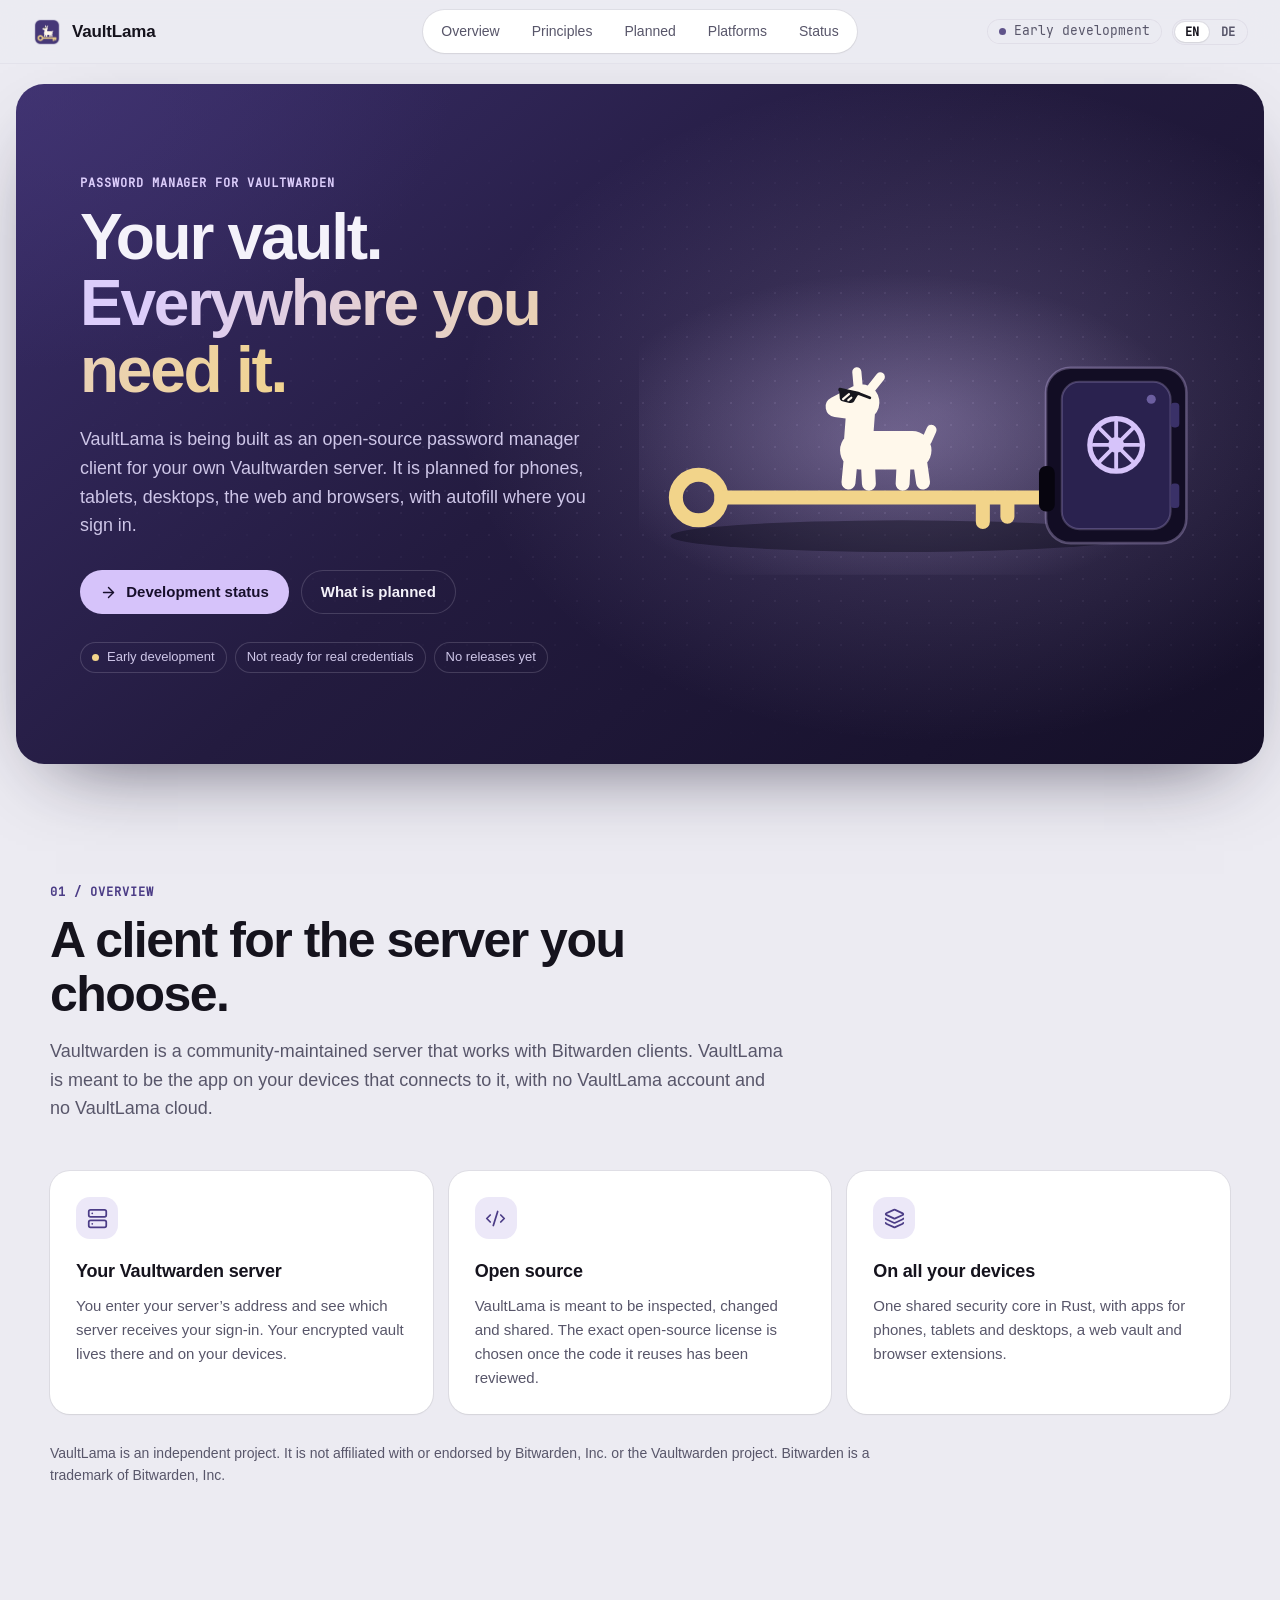
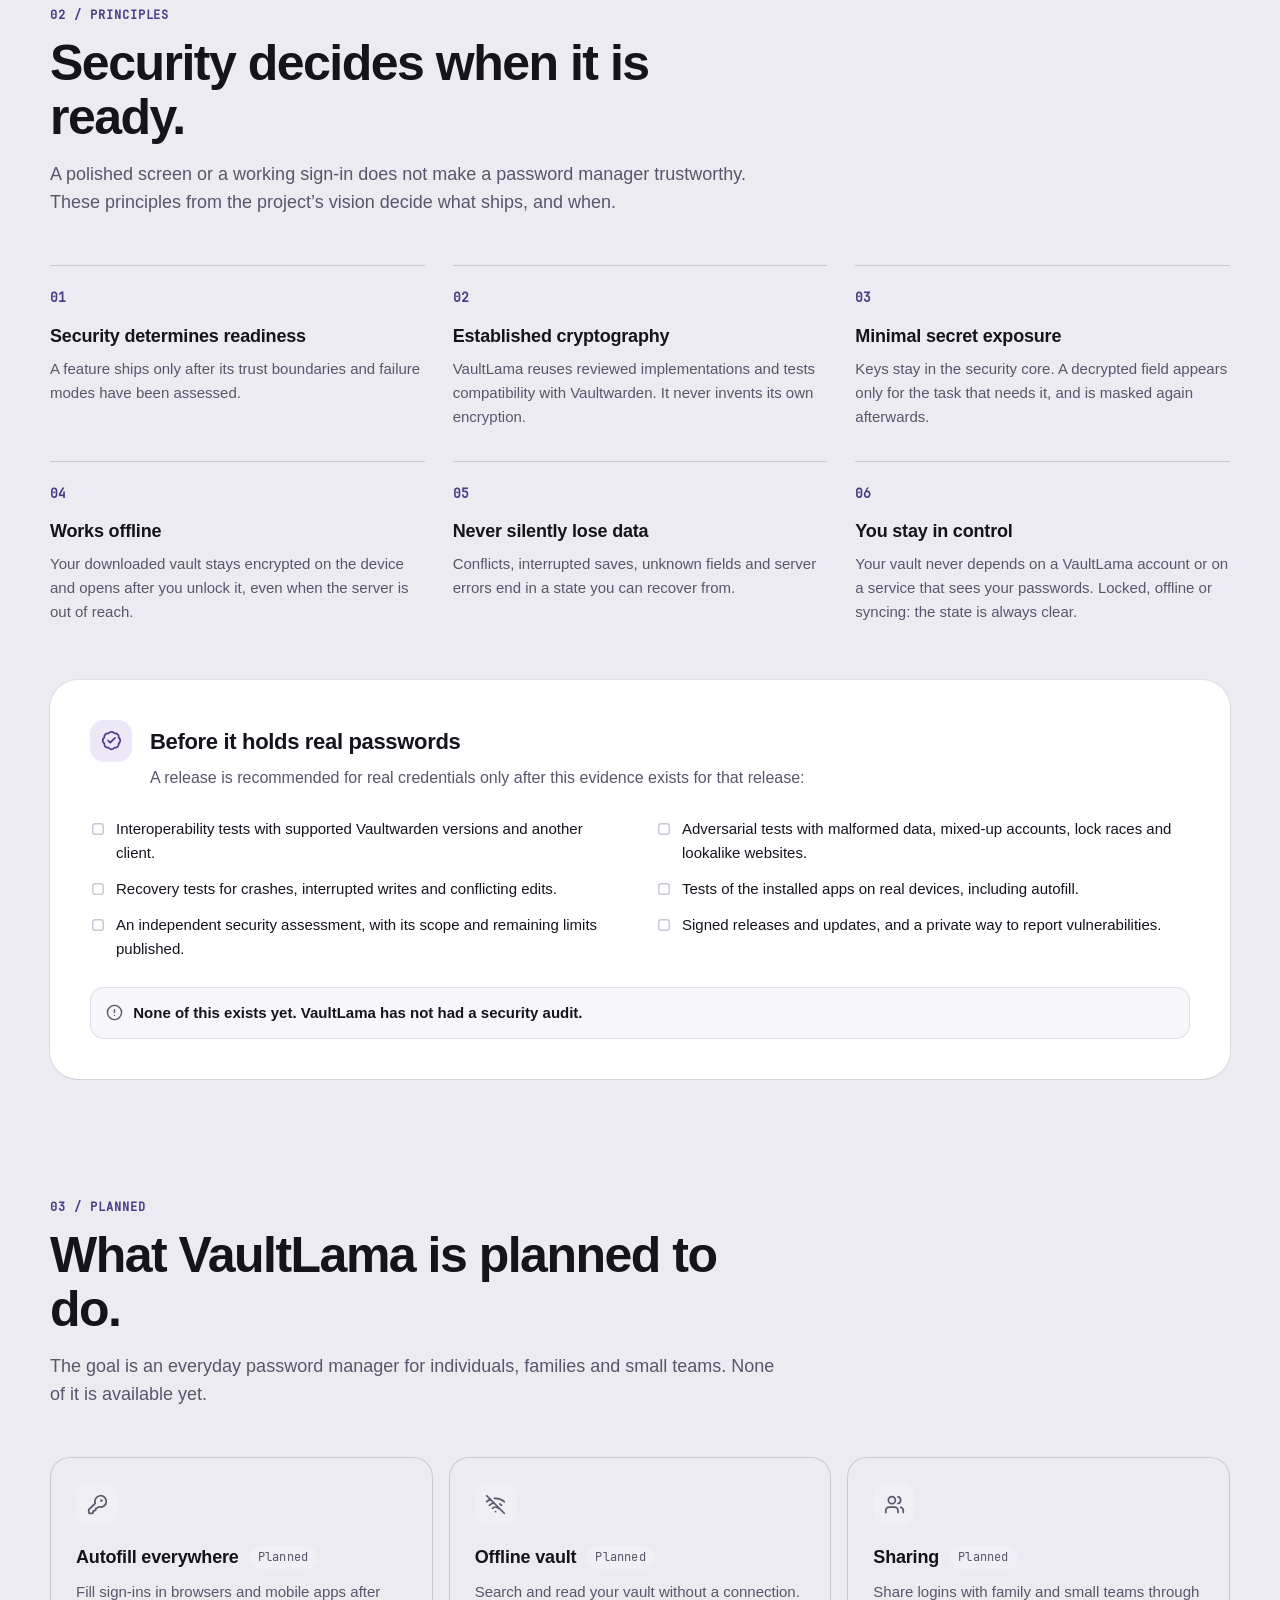
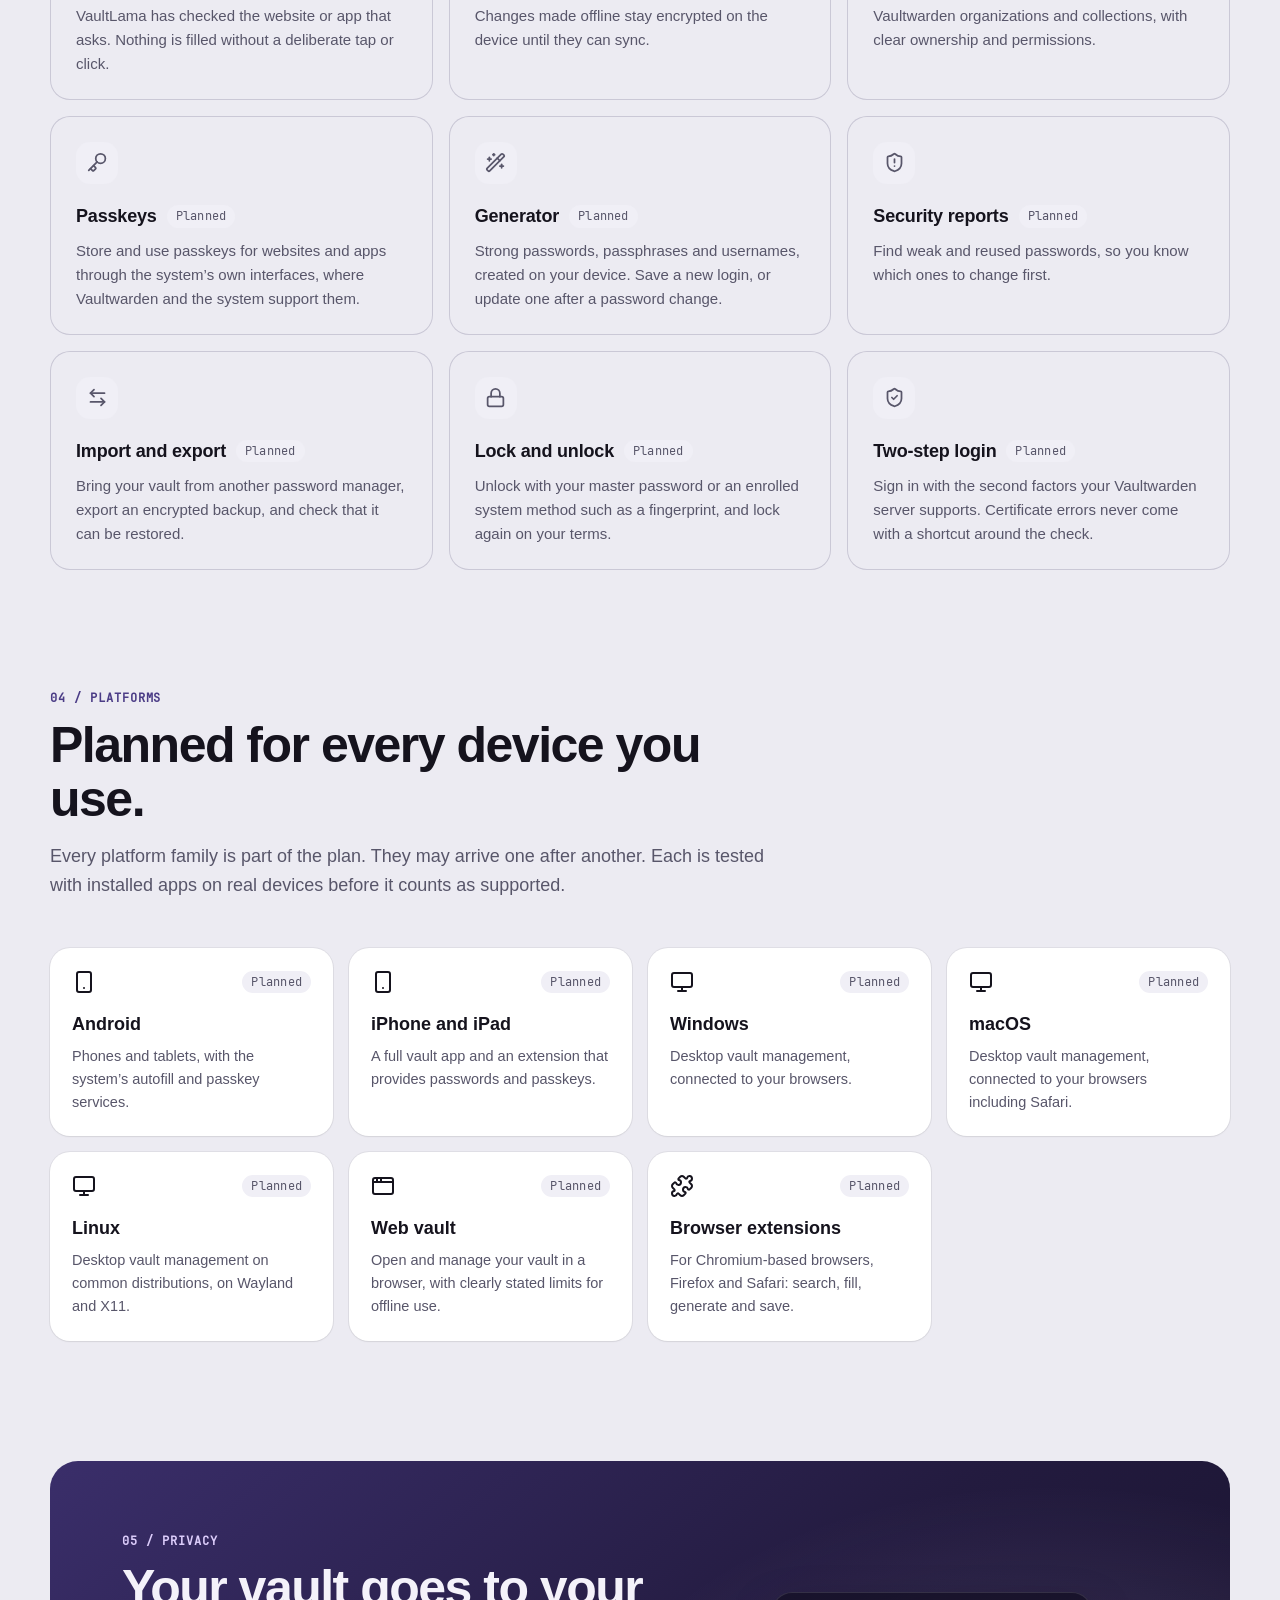
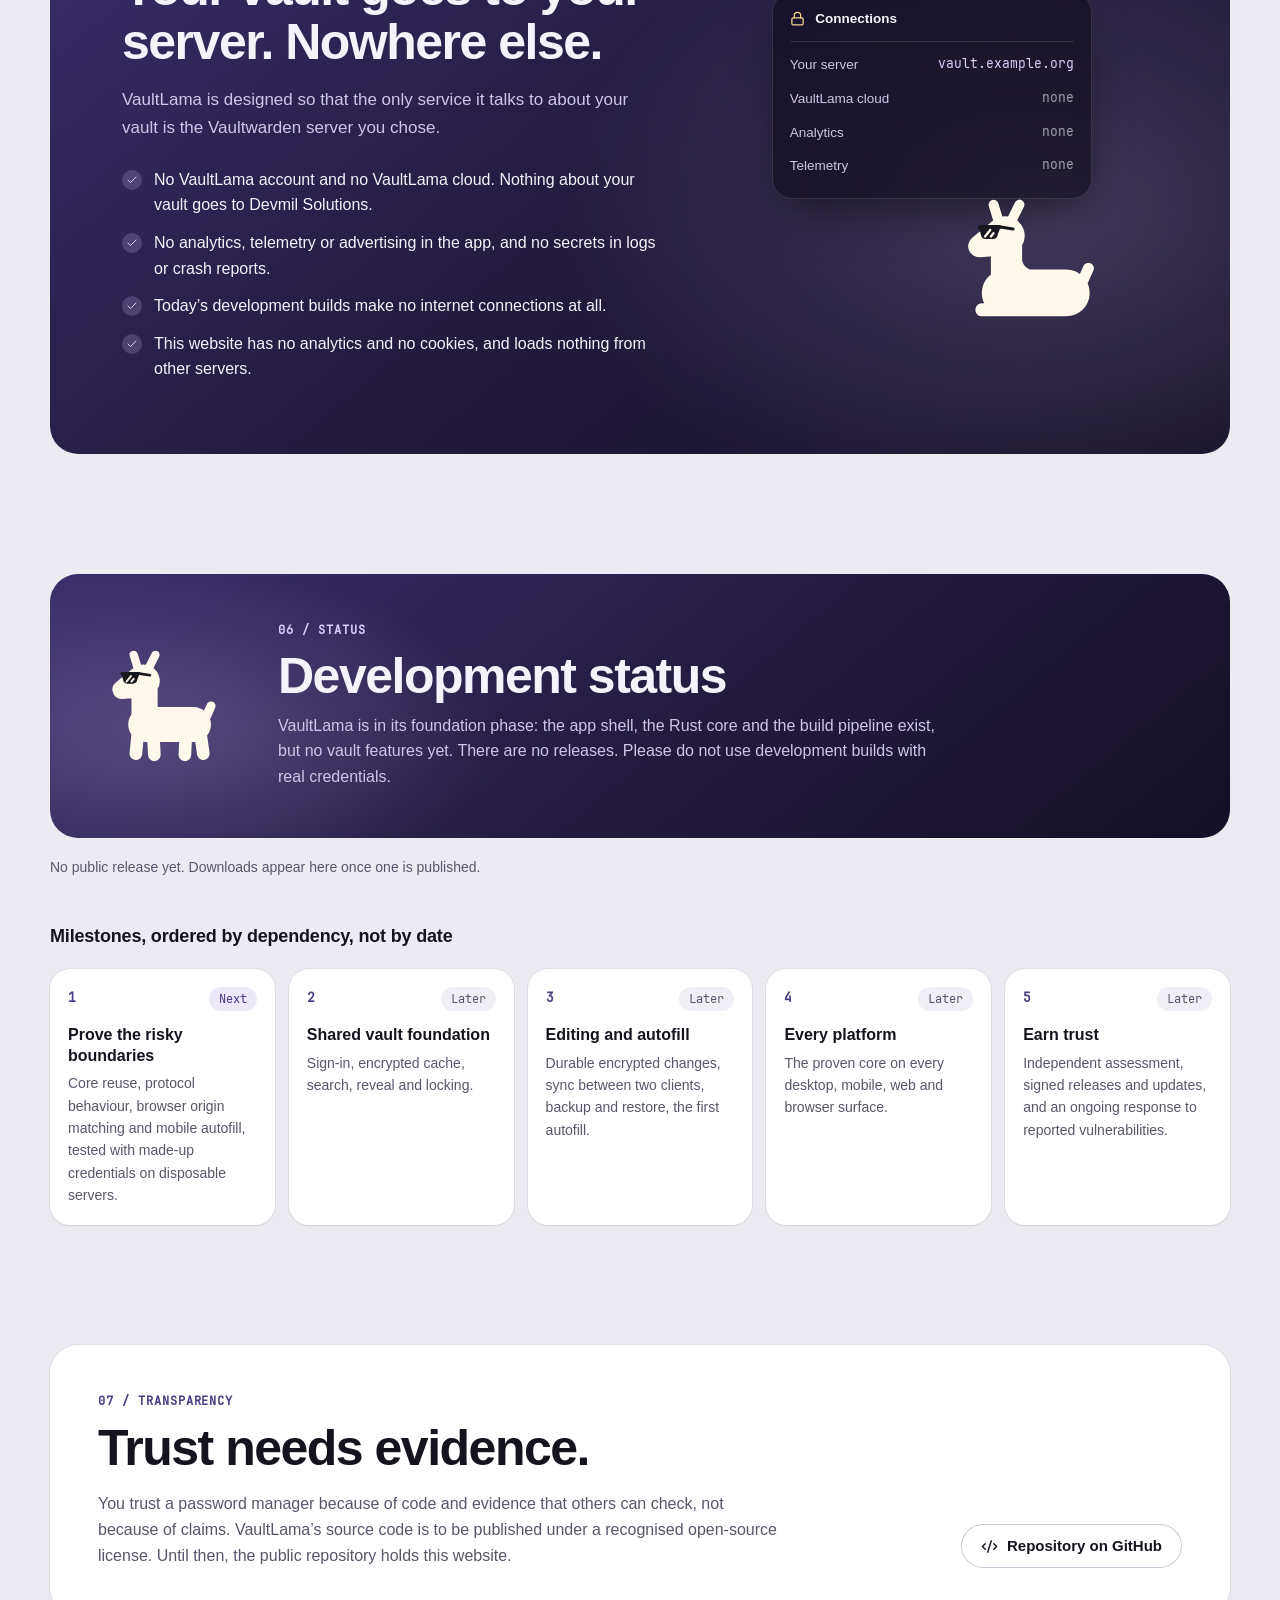
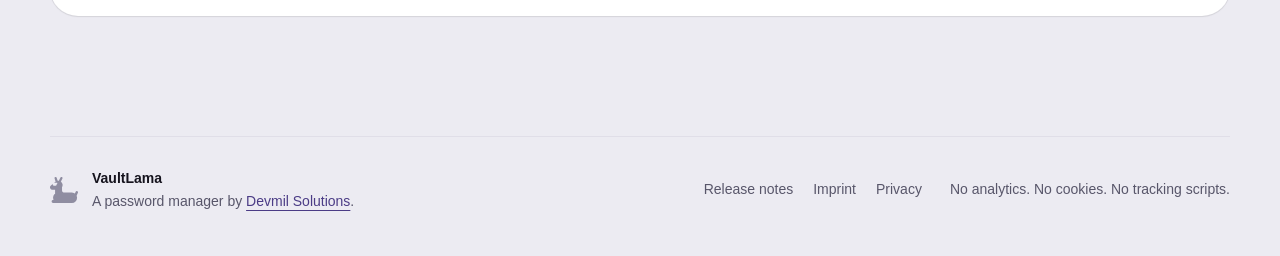
<file: webfront/index.html>
<!doctype html>
<html lang="en">
<head>
  <meta charset="utf-8">
  <meta name="viewport" content="width=device-width, initial-scale=1">
  <title data-de="VaultLama · Dein Tresor. Überall, wo du ihn brauchst.">VaultLama · Your vault. Everywhere you need it.</title>
  <meta name="description" data-de-content="VaultLama entsteht als quelloffener Passwortmanager-Client für deinen eigenen Vaultwarden-Server. Er ist in früher Entwicklung, noch nicht veröffentlicht und noch nicht für echte Zugangsdaten gedacht." content="VaultLama is being built as an open-source password manager client for your own Vaultwarden server. It is in early development, not released and not ready for real credentials.">
  <link rel="canonical" href="https://devmil.de/vaultlama/">
  <meta name="theme-color" content="#ECEBF2" media="(prefers-color-scheme: light)">
  <meta name="theme-color" content="#0F0E15" media="(prefers-color-scheme: dark)">
  <meta property="og:type" content="website">
  <meta property="og:url" content="https://devmil.de/vaultlama/">
  <meta property="og:title" content="VaultLama · Your vault. Everywhere you need it." data-de-content="VaultLama · Dein Tresor. Überall, wo du ihn brauchst.">
  <meta property="og:description" content="An open-source password manager client for Vaultwarden, in early development." data-de-content="Ein quelloffener Passwortmanager-Client für Vaultwarden, in früher Entwicklung.">
  <meta property="og:image" content="https://devmil.de/vaultlama/assets/feature-graphic.png?v=543bf02e21d0">
  <meta property="og:image:width" content="1024">
  <meta property="og:image:height" content="500">
  <meta property="og:image:alt" content="The VaultLama app icon above a vault door, a masked password field and a padlock." data-de-content="Das VaultLama-App-Symbol über einer Tresortür, einem verdeckten Passwortfeld und einem Vorhängeschloss.">
  <meta name="twitter:card" content="summary_large_image">
  <meta name="twitter:image" content="https://devmil.de/vaultlama/assets/feature-graphic.png?v=543bf02e21d0">
  <link rel="icon" href="assets/brand/icon-32.png?v=6fcc15135280" sizes="32x32">
  <link rel="apple-touch-icon" href="assets/brand/apple-touch-icon.png?v=3e427e64dded">
  <link rel="stylesheet" href="style.css?v=d9036f13ef17">
  <link rel="stylesheet" href="assets/lama/lama-antics.css?v=926d01e9bae2">
  <script type="application/ld+json">{"@context":"https://schema.org","@type":"SoftwareApplication","name":"VaultLama","url":"https://devmil.de/vaultlama/","applicationCategory":"SecurityApplication","description":"An open-source password manager client for Vaultwarden, in early development.","author":{"@type":"Organization","name":"Devmil Solutions"}}</script>
  <script>document.documentElement.classList.add("js")</script>
  <script src="language.js?v=ff94dd695606" defer></script>
  <script src="releases.js?v=ac72d6f0a076" defer></script>
  <script src="assets/lama/lama-antics.js?v=fd9d7d8235fa" defer></script>
  <script src="site.js?v=6ced0bd19426" defer></script>
</head>
<body>
  <a class="skip-link" href="#main" data-de="Zum Inhalt springen">Skip to content</a>
  <header class="site-header">
    <a href="index.html" class="brand" aria-label="VaultLama home" data-de-aria-label="VaultLama-Startseite"><img src="assets/brand/icon-64.png?v=4031caec8579" width="30" height="30" alt=""><span translate="no">VaultLama</span></a>
    <nav class="nav" aria-label="Primary" data-de-aria-label="Hauptnavigation">
      <a href="#about" data-de="Überblick">Overview</a>
      <a href="#principles" data-de="Grundsätze">Principles</a>
      <a href="#features" data-de="Geplant">Planned</a>
      <a href="#platforms" data-de="Plattformen">Platforms</a>
      <a href="#status" data-de="Stand">Status</a>
    </nav>
    <div class="header-end">
      <a id="header-release" class="header-release" href="#status"><span class="pulse" aria-hidden="true"></span><span data-de="Frühe Entwicklung">Early development</span></a>
      <div class="lang-switch" role="group" aria-label="Language" data-de-aria-label="Sprache">
        <button type="button" data-language="en" lang="en" aria-pressed="true">EN</button>
        <button type="button" data-language="de" lang="de" aria-pressed="false">DE</button>
      </div>
    </div>
  </header>

  <main id="main">
    <section class="hero" aria-labelledby="hero-title">
      <div class="stage">
        <div class="hero-copy">
          <p class="eyebrow" data-de="Passwortmanager für Vaultwarden">Password manager for Vaultwarden</p>
          <h1 id="hero-title"><span data-de="Dein Tresor.">Your vault.</span><br><span class="accent" data-de="Überall, wo du ihn brauchst.">Everywhere you need it.</span></h1>
          <p class="intro" data-de="VaultLama entsteht als quelloffener Passwortmanager-Client für deinen eigenen Vaultwarden-Server. Geplant sind Apps für Smartphone, Tablet, Desktop, Web und Browser – mit automatischem Ausfüllen dort, wo du dich anmeldest.">VaultLama is being built as an open-source password manager client for your own Vaultwarden server. It is planned for phones, tablets, desktops, the web and browsers, with autofill where you sign in.</p>
          <div class="actions">
            <a class="button primary" href="#status"><span class="icon" style="--icon:url(assets/icons/arrow-right.svg?v=bb79220c8e96)"></span><span data-de="Zum Entwicklungsstand">Development status</span></a>
            <a class="button ghost" href="#features" data-de="Was geplant ist">What is planned</a>
          </div>
          <ul class="hero-facts" aria-label="Status" data-de-aria-label="Stand">
            <li><span class="dot" aria-hidden="true"></span><span data-de="Frühe Entwicklung">Early development</span></li>
            <li data-de="Noch nicht für echte Zugangsdaten">Not ready for real credentials</li>
            <li data-de="Noch keine Veröffentlichung">No releases yet</li>
          </ul>
        </div>
        <!-- The Lama stands on its key, as in the app icon. The key runs into
             a vault door. site.js sends masked vault items along the key;
             the Lama jumps or hurdles each one, turns to watch it go into
             the vault, and the door's wheel turns to lock it. Tapping the
             Lama plays a gag (lama-antics.js). Reduced motion keeps the
             scene still. -->
        <div id="hero-scene" class="hero-scene" aria-hidden="true">
          <svg viewBox="0 0 320 172" focusable="false">
            <defs>
              <radialGradient id="scene-glow" cx="0.45" cy="0.55" r="0.55">
                <stop offset="0" stop-color="#D6C3FA" stop-opacity="0.30"/>
                <stop offset="1" stop-color="#D6C3FA" stop-opacity="0"/>
              </radialGradient>
            </defs>
            <rect class="glow" x="0" y="0" width="320" height="172" fill="url(#scene-glow)"/>
            <ellipse class="floor" cx="150" cy="150" rx="132" ry="9"/>
            <g class="key">
              <circle cx="34" cy="128" r="13"/>
              <path d="M47 128H234M196 128V142M210 128V139"/>
            </g>
            <g id="item-lane" class="item-lane"></g>
            <g id="hero-lama" class="hero-lama is-hello">
              <image class="pose proud" href="assets/lama/lama-proud.svg?v=a8d927b48be1" x="96" y="47" width="84" height="84"/>
              <image class="pose hello" href="assets/lama/lama-standing-nod.svg?v=5c385b984c76" x="96" y="47" width="84" height="84"/>
            </g>
            <g id="vault" class="vault">
              <rect class="vault-body" x="232" y="54" width="80" height="100" rx="14"/>
              <rect class="vault-slot" x="228" y="110" width="9" height="26" rx="4"/>
              <rect class="vault-door" x="241" y="62" width="62" height="84" rx="10"/>
              <rect class="vault-hinge" x="303" y="74" width="5" height="14" rx="2"/>
              <rect class="vault-hinge" x="303" y="120" width="5" height="14" rx="2"/>
              <circle id="vault-light" class="vault-light" cx="292" cy="72" r="2.6"/>
              <g id="vault-wheel" class="vault-wheel">
                <circle cx="272" cy="98" r="15"/>
                <path d="M272 85V111M259 98H285M262.8 88.8L281.2 107.2M281.2 88.8L262.8 107.2"/>
                <circle class="hub" cx="272" cy="98" r="4.5"/>
              </g>
              <text id="vault-count" class="vault-count" x="272" y="134" text-anchor="middle"></text>
            </g>
          </svg>
        </div>
      </div>
    </section>

    <section id="about" class="section wrap" aria-labelledby="about-title">
      <div class="section-heading reveal">
        <p class="eyebrow" data-de="01 / Überblick">01 / Overview</p>
        <h2 id="about-title" data-de="Ein Client für den Server deiner Wahl.">A client for the server you choose.</h2>
        <p data-de="Vaultwarden ist ein von der Community gepflegter Server, der mit Bitwarden-Clients zusammenarbeitet. VaultLama soll die App auf deinen Geräten werden, die sich mit ihm verbindet – ohne VaultLama-Konto und ohne VaultLama-Cloud.">Vaultwarden is a community-maintained server that works with Bitwarden clients. VaultLama is meant to be the app on your devices that connects to it, with no VaultLama account and no VaultLama cloud.</p>
      </div>
      <div class="about-grid">
        <article class="card reveal">
          <span class="card-icon"><span class="icon" style="--icon:url(assets/icons/server.svg?v=07fda1f7684c)"></span></span>
          <h3 data-de="Dein Vaultwarden-Server">Your Vaultwarden server</h3>
          <p data-de="Du gibst die Adresse deines Servers ein und siehst, welcher Server deine Anmeldung erhält. Dein verschlüsselter Tresor liegt dort und auf deinen Geräten.">You enter your server’s address and see which server receives your sign-in. Your encrypted vault lives there and on your devices.</p>
        </article>
        <article class="card reveal" style="--i:1">
          <span class="card-icon"><span class="icon" style="--icon:url(assets/icons/code-xml.svg?v=7a4e51736af4)"></span></span>
          <h3 data-de="Quelloffen">Open source</h3>
          <p data-de="VaultLama soll sich einsehen, verändern und weitergeben lassen. Die genaue Open-Source-Lizenz wird gewählt, sobald geprüft ist, welchen bestehenden Code VaultLama verwendet.">VaultLama is meant to be inspected, changed and shared. The exact open-source license is chosen once the code it reuses has been reviewed.</p>
        </article>
        <article class="card reveal" style="--i:2">
          <span class="card-icon"><span class="icon" style="--icon:url(assets/icons/layers.svg?v=cbe453187ca9)"></span></span>
          <h3 data-de="Auf allen Geräten">On all your devices</h3>
          <p data-de="Ein gemeinsamer Sicherheitskern in Rust, dazu Apps für Smartphones, Tablets und Desktops, ein Web-Tresor und Browser-Erweiterungen.">One shared security core in Rust, with apps for phones, tablets and desktops, a web vault and browser extensions.</p>
        </article>
      </div>
      <p class="independence reveal" data-de="VaultLama ist ein unabhängiges Projekt. Es steht in keiner Verbindung zu Bitwarden, Inc. oder dem Vaultwarden-Projekt und wird von keinem der beiden unterstützt. Bitwarden ist eine Marke der Bitwarden, Inc.">VaultLama is an independent project. It is not affiliated with or endorsed by Bitwarden, Inc. or the Vaultwarden project. Bitwarden is a trademark of Bitwarden, Inc.</p>
    </section>

    <section id="principles" class="section wrap" aria-labelledby="principles-title">
      <div class="section-heading reveal">
        <p class="eyebrow" data-de="02 / Grundsätze">02 / Principles</p>
        <h2 id="principles-title" data-de="Sicherheit entscheidet, wann es fertig ist.">Security decides when it is ready.</h2>
        <p data-de="Eine gelungene Oberfläche oder eine funktionierende Anmeldung macht einen Passwortmanager noch nicht vertrauenswürdig. Diese Grundsätze aus der Vision des Projekts entscheiden, was erscheint – und wann.">A polished screen or a working sign-in does not make a password manager trustworthy. These principles from the project’s vision decide what ships, and when.</p>
      </div>
      <ol class="principles">
        <li class="principle reveal">
          <span class="principle-number mono">01</span>
          <h3 data-de="Sicherheit bestimmt die Reife">Security determines readiness</h3>
          <p data-de="Eine Funktion erscheint erst, wenn ihre Vertrauensgrenzen und Fehlerfälle geprüft sind.">A feature ships only after its trust boundaries and failure modes have been assessed.</p>
        </li>
        <li class="principle reveal" style="--i:1">
          <span class="principle-number mono">02</span>
          <h3 data-de="Bewährte Kryptografie">Established cryptography</h3>
          <p data-de="VaultLama nutzt geprüfte Implementierungen und testet die Kompatibilität mit Vaultwarden. Eine eigene Verschlüsselung erfindet es nicht.">VaultLama reuses reviewed implementations and tests compatibility with Vaultwarden. It never invents its own encryption.</p>
        </li>
        <li class="principle reveal" style="--i:2">
          <span class="principle-number mono">03</span>
          <h3 data-de="So wenig Klartext wie möglich">Minimal secret exposure</h3>
          <p data-de="Schlüssel bleiben im Sicherheitskern. Ein entschlüsseltes Feld erscheint nur für die Aufgabe, die es braucht, und wird danach wieder verdeckt.">Keys stay in the security core. A decrypted field appears only for the task that needs it, and is masked again afterwards.</p>
        </li>
        <li class="principle reveal">
          <span class="principle-number mono">04</span>
          <h3 data-de="Verlässlich offline">Works offline</h3>
          <p data-de="Dein heruntergeladener Tresor bleibt verschlüsselt auf dem Gerät und öffnet sich nach dem Entsperren, auch wenn der Server nicht erreichbar ist.">Your downloaded vault stays encrypted on the device and opens after you unlock it, even when the server is out of reach.</p>
        </li>
        <li class="principle reveal" style="--i:1">
          <span class="principle-number mono">05</span>
          <h3 data-de="Nichts geht still verloren">Never silently lose data</h3>
          <p data-de="Konflikte, unterbrochene Speichervorgänge, unbekannte Felder und Serverfehler enden in einem Zustand, aus dem du wieder herauskommst.">Conflicts, interrupted saves, unknown fields and server errors end in a state you can recover from.</p>
        </li>
        <li class="principle reveal" style="--i:2">
          <span class="principle-number mono">06</span>
          <h3 data-de="Du behältst die Kontrolle">You stay in control</h3>
          <p data-de="Dein Tresor hängt nie von einem VaultLama-Konto oder einem Dienst ab, der deine Passwörter sieht. Ob gesperrt, offline oder beim Abgleich: Der Zustand ist immer klar erkennbar.">Your vault never depends on a VaultLama account or on a service that sees your passwords. Locked, offline or syncing: the state is always clear.</p>
        </li>
      </ol>

      <div class="evidence reveal">
        <div class="evidence-head">
          <span class="card-icon"><span class="icon" style="--icon:url(assets/icons/badge-check.svg?v=93c9feb86038)"></span></span>
          <div>
            <h3 data-de="Bevor echte Passwörter hineingehören">Before it holds real passwords</h3>
            <p data-de="Eine Version wird erst für echte Zugangsdaten empfohlen, wenn diese Nachweise für genau diese Version vorliegen:">A release is recommended for real credentials only after this evidence exists for that release:</p>
          </div>
        </div>
        <ul class="evidence-list">
          <li data-de="Kompatibilitätstests mit unterstützten Vaultwarden-Versionen und einem anderen Client.">Interoperability tests with supported Vaultwarden versions and another client.</li>
          <li data-de="Angriffstests mit fehlerhaften Daten, verwechselten Konten, Sperr-Wettläufen und täuschend ähnlichen Websites.">Adversarial tests with malformed data, mixed-up accounts, lock races and lookalike websites.</li>
          <li data-de="Wiederherstellungstests für Abstürze, unterbrochene Schreibvorgänge und gleichzeitige Änderungen.">Recovery tests for crashes, interrupted writes and conflicting edits.</li>
          <li data-de="Tests der installierten Apps auf echten Geräten, einschließlich automatischem Ausfüllen.">Tests of the installed apps on real devices, including autofill.</li>
          <li data-de="Eine unabhängige Sicherheitsprüfung, deren Umfang und verbleibende Grenzen veröffentlicht werden.">An independent security assessment, with its scope and remaining limits published.</li>
          <li data-de="Signierte Versionen und Updates sowie ein vertraulicher Weg, Schwachstellen zu melden.">Signed releases and updates, and a private way to report vulnerabilities.</li>
        </ul>
        <p class="evidence-note"><span class="icon" style="--icon:url(assets/icons/circle-alert.svg?v=62eac8e8edce)"></span><span data-de="Nichts davon liegt bisher vor. VaultLama wurde noch keiner Sicherheitsprüfung unterzogen.">None of this exists yet. VaultLama has not had a security audit.</span></p>
      </div>
    </section>

    <section id="features" class="section wrap" aria-labelledby="features-title">
      <div class="section-heading reveal">
        <p class="eyebrow" data-de="03 / Geplant">03 / Planned</p>
        <h2 id="features-title" data-de="Was VaultLama können soll.">What VaultLama is planned to do.</h2>
        <p data-de="Das Ziel ist ein Passwortmanager für den Alltag von Einzelpersonen, Familien und kleinen Teams. Nichts davon ist bisher verfügbar.">The goal is an everyday password manager for individuals, families and small teams. None of it is available yet.</p>
      </div>
      <div class="feature-grid">
        <article class="feature reveal">
          <span class="card-icon"><span class="icon" style="--icon:url(assets/icons/key-round.svg?v=c6339e38ebfd)"></span></span>
          <h3><span data-de="Ausfüllen überall">Autofill everywhere</span> <span class="badge" data-de="Geplant">Planned</span></h3>
          <p data-de="Anmeldedaten in Browsern und mobilen Apps ausfüllen, nachdem VaultLama die anfragende Website oder App geprüft hat. Ausgefüllt wird erst nach einem bewussten Tippen oder Klicken.">Fill sign-ins in browsers and mobile apps after VaultLama has checked the website or app that asks. Nothing is filled without a deliberate tap or click.</p>
        </article>
        <article class="feature reveal" style="--i:1">
          <span class="card-icon"><span class="icon" style="--icon:url(assets/icons/wifi-off.svg?v=23c5847c31d0)"></span></span>
          <h3><span data-de="Offline-Tresor">Offline vault</span> <span class="badge" data-de="Geplant">Planned</span></h3>
          <p data-de="Deinen Tresor ohne Verbindung durchsuchen und lesen. Offline gemachte Änderungen bleiben verschlüsselt gespeichert, bis sie abgeglichen werden können.">Search and read your vault without a connection. Changes made offline stay encrypted on the device until they can sync.</p>
        </article>
        <article class="feature reveal" style="--i:2">
          <span class="card-icon"><span class="icon" style="--icon:url(assets/icons/users.svg?v=b98feb911238)"></span></span>
          <h3><span data-de="Teilen">Sharing</span> <span class="badge" data-de="Geplant">Planned</span></h3>
          <p data-de="Zugangsdaten mit Familie und kleinen Teams über Organisationen und Sammlungen in Vaultwarden teilen, mit klaren Besitz- und Zugriffsrechten.">Share logins with family and small teams through Vaultwarden organizations and collections, with clear ownership and permissions.</p>
        </article>
        <article class="feature reveal">
          <span class="card-icon"><span class="icon" style="--icon:url(assets/icons/key.svg?v=037d94147e77)"></span></span>
          <h3><span translate="no">Passkeys</span> <span class="badge" data-de="Geplant">Planned</span></h3>
          <p data-de="Passkeys für Websites und Apps über die Schnittstellen des Systems speichern und nutzen, sofern Vaultwarden und das System es unterstützen.">Store and use passkeys for websites and apps through the system’s own interfaces, where Vaultwarden and the system support them.</p>
        </article>
        <article class="feature reveal" style="--i:1">
          <span class="card-icon"><span class="icon" style="--icon:url(assets/icons/wand-sparkles.svg?v=febd4e9cb696)"></span></span>
          <h3><span data-de="Generator">Generator</span> <span class="badge" data-de="Geplant">Planned</span></h3>
          <p data-de="Starke Passwörter, Passphrasen und Benutzernamen, direkt auf deinem Gerät erzeugt. Neue Zugangsdaten speichern oder nach einer Passwortänderung aktualisieren.">Strong passwords, passphrases and usernames, created on your device. Save a new login, or update one after a password change.</p>
        </article>
        <article class="feature reveal" style="--i:2">
          <span class="card-icon"><span class="icon" style="--icon:url(assets/icons/shield-alert.svg?v=0ae0aa2084f0)"></span></span>
          <h3><span data-de="Sicherheitsberichte">Security reports</span> <span class="badge" data-de="Geplant">Planned</span></h3>
          <p data-de="Schwache und mehrfach verwendete Passwörter finden, damit du weißt, welche du zuerst ändern solltest.">Find weak and reused passwords, so you know which ones to change first.</p>
        </article>
        <article class="feature reveal">
          <span class="card-icon"><span class="icon" style="--icon:url(assets/icons/arrow-left-right.svg?v=45533aab2a26)"></span></span>
          <h3><span data-de="Import und Export">Import and export</span> <span class="badge" data-de="Geplant">Planned</span></h3>
          <p data-de="Deinen Tresor aus einem anderen Passwortmanager übernehmen, eine verschlüsselte Sicherung exportieren und prüfen, ob sie sich wiederherstellen lässt.">Bring your vault from another password manager, export an encrypted backup, and check that it can be restored.</p>
        </article>
        <article class="feature reveal" style="--i:1">
          <span class="card-icon"><span class="icon" style="--icon:url(assets/icons/lock.svg?v=7025fec7e013)"></span></span>
          <h3><span data-de="Sperren und Entsperren">Lock and unlock</span> <span class="badge" data-de="Geplant">Planned</span></h3>
          <p data-de="Mit deinem Master-Passwort oder einer eingerichteten Methode des Systems wie dem Fingerabdruck entsperren, und nach deinen Vorgaben wieder sperren.">Unlock with your master password or an enrolled system method such as a fingerprint, and lock again on your terms.</p>
        </article>
        <article class="feature reveal" style="--i:2">
          <span class="card-icon"><span class="icon" style="--icon:url(assets/icons/shield-check.svg?v=a113fc3eaa03)"></span></span>
          <h3><span data-de="Zweistufige Anmeldung">Two-step login</span> <span class="badge" data-de="Geplant">Planned</span></h3>
          <p data-de="Mit den zweiten Faktoren anmelden, die dein Vaultwarden-Server unterstützt. Bei Zertifikatsfehlern gibt es keine Abkürzung, die die Prüfung umgeht.">Sign in with the second factors your Vaultwarden server supports. Certificate errors never come with a shortcut around the check.</p>
        </article>
      </div>
    </section>

    <section id="platforms" class="section wrap" aria-labelledby="platforms-title">
      <div class="section-heading reveal">
        <p class="eyebrow" data-de="04 / Plattformen">04 / Platforms</p>
        <h2 id="platforms-title" data-de="Geplant für jedes Gerät, das du nutzt.">Planned for every device you use.</h2>
        <p data-de="Alle Plattformfamilien gehören zum Plan. Sie können nacheinander erscheinen. Jede wird mit installierten Apps auf echten Geräten getestet, bevor sie als unterstützt gilt.">Every platform family is part of the plan. They may arrive one after another. Each is tested with installed apps on real devices before it counts as supported.</p>
      </div>
      <div class="platform-grid">
        <article class="platform-card reveal">
          <div class="platform-top"><span class="icon" style="--icon:url(assets/icons/smartphone.svg?v=e94664ef18b6)"></span><span class="badge" data-de="Geplant">Planned</span></div>
          <h3 translate="no">Android</h3>
          <p data-de="Smartphones und Tablets, mit dem Autofill- und Passkey-Dienst des Systems.">Phones and tablets, with the system’s autofill and passkey services.</p>
        </article>
        <article class="platform-card reveal" style="--i:1">
          <div class="platform-top"><span class="icon" style="--icon:url(assets/icons/smartphone.svg?v=e94664ef18b6)"></span><span class="badge" data-de="Geplant">Planned</span></div>
          <h3 data-de="iPhone und iPad">iPhone and iPad</h3>
          <p data-de="Eine vollständige Tresor-App und eine Erweiterung, die Passwörter und Passkeys bereitstellt.">A full vault app and an extension that provides passwords and passkeys.</p>
        </article>
        <article class="platform-card reveal" style="--i:2">
          <div class="platform-top"><span class="icon" style="--icon:url(assets/icons/monitor.svg?v=b45a21cadac4)"></span><span class="badge" data-de="Geplant">Planned</span></div>
          <h3 translate="no">Windows</h3>
          <p data-de="Tresorverwaltung am Desktop, mit Anbindung an deine Browser.">Desktop vault management, connected to your browsers.</p>
        </article>
        <article class="platform-card reveal" style="--i:3">
          <div class="platform-top"><span class="icon" style="--icon:url(assets/icons/monitor.svg?v=b45a21cadac4)"></span><span class="badge" data-de="Geplant">Planned</span></div>
          <h3 translate="no">macOS</h3>
          <p data-de="Tresorverwaltung am Desktop, mit Anbindung an deine Browser einschließlich Safari.">Desktop vault management, connected to your browsers including Safari.</p>
        </article>
        <article class="platform-card reveal">
          <div class="platform-top"><span class="icon" style="--icon:url(assets/icons/monitor.svg?v=b45a21cadac4)"></span><span class="badge" data-de="Geplant">Planned</span></div>
          <h3 translate="no">Linux</h3>
          <p data-de="Tresorverwaltung am Desktop für verbreitete Distributionen, unter Wayland und X11.">Desktop vault management on common distributions, on Wayland and X11.</p>
        </article>
        <article class="platform-card reveal" style="--i:1">
          <div class="platform-top"><span class="icon" style="--icon:url(assets/icons/app-window.svg?v=6c1e37d1fcc2)"></span><span class="badge" data-de="Geplant">Planned</span></div>
          <h3 data-de="Web-Tresor">Web vault</h3>
          <p data-de="Deinen Tresor im Browser öffnen und verwalten, mit klar benannten Grenzen für die Offline-Nutzung.">Open and manage your vault in a browser, with clearly stated limits for offline use.</p>
        </article>
        <article class="platform-card reveal" style="--i:2">
          <div class="platform-top"><span class="icon" style="--icon:url(assets/icons/puzzle.svg?v=4f4fffc33df6)"></span><span class="badge" data-de="Geplant">Planned</span></div>
          <h3 data-de="Browser-Erweiterungen">Browser extensions</h3>
          <p data-de="Für Chromium-basierte Browser, Firefox und Safari: suchen, ausfüllen, Passwörter erzeugen und speichern.">For Chromium-based browsers, Firefox and Safari: search, fill, generate and save.</p>
        </article>
      </div>
    </section>

    <section id="privacy" class="section wrap" aria-labelledby="privacy-title">
      <div class="privacy reveal">
        <div class="privacy-copy">
          <p class="eyebrow" data-de="05 / Datenschutz">05 / Privacy</p>
          <h2 id="privacy-title" data-de="Dein Tresor geht an deinen Server. Sonst nirgendwohin.">Your vault goes to your server. Nowhere else.</h2>
          <p data-de="VaultLama ist so geplant, dass der einzige Dienst, mit dem es über deinen Tresor spricht, der Vaultwarden-Server ist, den du gewählt hast.">VaultLama is designed so that the only service it talks to about your vault is the Vaultwarden server you chose.</p>
          <ul class="checks">
            <li data-de="Kein VaultLama-Konto und keine VaultLama-Cloud. Über deinen Tresor geht nichts an Devmil Solutions.">No VaultLama account and no VaultLama cloud. Nothing about your vault goes to Devmil Solutions.</li>
            <li data-de="Keine Analyse, Telemetrie oder Werbung in der App, und keine Geheimnisse in Protokollen oder Absturzberichten.">No analytics, telemetry or advertising in the app, and no secrets in logs or crash reports.</li>
            <li data-de="Die heutigen Entwicklungsversionen bauen überhaupt keine Internetverbindung auf.">Today’s development builds make no internet connections at all.</li>
            <li data-de="Diese Website verwendet keine Analysedienste und keine Cookies und lädt nichts von Servern Dritter.">This website has no analytics and no cookies, and loads nothing from other servers.</li>
          </ul>
        </div>
        <div class="privacy-art" aria-hidden="true">
          <div class="route-card">
            <div class="route-head"><span class="icon" style="--icon:url(assets/icons/lock.svg?v=7025fec7e013)"></span><span data-de="Verbindungen">Connections</span></div>
            <dl>
              <div><dt data-de="Dein Server">Your server</dt><dd class="ok mono" translate="no">vault.example.org</dd></div>
              <div><dt data-de="VaultLama-Cloud">VaultLama cloud</dt><dd data-de="keine">none</dd></div>
              <div><dt data-de="Analyse">Analytics</dt><dd data-de="keine">none</dd></div>
              <div><dt data-de="Telemetrie">Telemetry</dt><dd data-de="keine">none</dd></div>
            </dl>
          </div>
          <img class="privacy-lama" src="assets/lama/lama-resting.svg?v=a92936df666c" width="150" height="150" alt="">
        </div>
      </div>
    </section>

    <section id="status" class="section wrap" aria-labelledby="status-title">
      <div class="download-stage reveal">
        <span class="download-lama" aria-hidden="true"><img src="assets/lama/lama-standing.svg?v=516278e37d01" width="132" height="132" alt=""></span>
        <div>
          <p class="eyebrow" data-de="06 / Stand">06 / Status</p>
          <h2 id="status-title" data-de="Entwicklungsstand">Development status</h2>
          <p id="download-lead" data-de="VaultLama steckt in der Grundlagenphase: Das App-Gerüst, der Rust-Kern und die Build-Abläufe stehen, Tresorfunktionen gibt es noch keine. Es gibt keine Veröffentlichung. Bitte verwende Entwicklungsversionen nicht mit echten Zugangsdaten.">VaultLama is in its foundation phase: the app shell, the Rust core and the build pipeline exist, but no vault features yet. There are no releases. Please do not use development builds with real credentials.</p>
        </div>
      </div>
      <div id="release-status" class="release-status" role="status" aria-live="polite" data-de="Noch keine öffentliche Version. Downloads erscheinen hier, sobald eine veröffentlicht ist.">No public release yet. Downloads appear here once one is published.</div>
      <div id="release-bar" class="release-bar" hidden></div>
      <div id="download-grid" class="download-grid" hidden></div>
      <noscript><p class="release-status" data-de="Für die Download-Links wird JavaScript benötigt.">JavaScript is required to show the download links.</p></noscript>

      <h3 class="roadmap-title" data-de="Meilensteine – nach Abhängigkeiten geordnet, nicht nach Terminen">Milestones, ordered by dependency, not by date</h3>
      <ol class="roadmap">
        <li class="milestone reveal">
          <div class="milestone-top"><span class="principle-number mono">1</span><span class="chip" data-de="Als Nächstes">Next</span></div>
          <h4 data-de="Riskante Grenzen erproben">Prove the risky boundaries</h4>
          <p data-de="Wiederverwendung des Kerns, Protokollverhalten, Herkunftsprüfung im Browser und mobiles Ausfüllen – getestet mit erfundenen Zugangsdaten auf Wegwerf-Servern.">Core reuse, protocol behaviour, browser origin matching and mobile autofill, tested with made-up credentials on disposable servers.</p>
        </li>
        <li class="milestone reveal" style="--i:1">
          <div class="milestone-top"><span class="principle-number mono">2</span><span class="chip plain" data-de="Später">Later</span></div>
          <h4 data-de="Gemeinsames Tresor-Fundament">Shared vault foundation</h4>
          <p data-de="Anmeldung, verschlüsselter Zwischenspeicher, Suche, Anzeigen und Sperren.">Sign-in, encrypted cache, search, reveal and locking.</p>
        </li>
        <li class="milestone reveal" style="--i:2">
          <div class="milestone-top"><span class="principle-number mono">3</span><span class="chip plain" data-de="Später">Later</span></div>
          <h4 data-de="Bearbeiten und Ausfüllen">Editing and autofill</h4>
          <p data-de="Dauerhaft verschlüsselte Änderungen, Abgleich zwischen zwei Clients, Sicherung und Wiederherstellung, erstes automatisches Ausfüllen.">Durable encrypted changes, sync between two clients, backup and restore, the first autofill.</p>
        </li>
        <li class="milestone reveal" style="--i:3">
          <div class="milestone-top"><span class="principle-number mono">4</span><span class="chip plain" data-de="Später">Later</span></div>
          <h4 data-de="Alle Plattformen">Every platform</h4>
          <p data-de="Der erprobte Kern auf allen Desktop-, Mobil-, Web- und Browser-Oberflächen.">The proven core on every desktop, mobile, web and browser surface.</p>
        </li>
        <li class="milestone reveal" style="--i:4">
          <div class="milestone-top"><span class="principle-number mono">5</span><span class="chip plain" data-de="Später">Later</span></div>
          <h4 data-de="Vertrauen verdienen">Earn trust</h4>
          <p data-de="Unabhängige Prüfung, signierte Versionen und Updates und ein dauerhafter Umgang mit gemeldeten Schwachstellen.">Independent assessment, signed releases and updates, and an ongoing response to reported vulnerabilities.</p>
        </li>
      </ol>
    </section>

    <section id="source" class="section wrap" aria-labelledby="source-title">
      <div class="source reveal">
        <div>
          <p class="eyebrow" data-de="07 / Nachvollziehbar">07 / Transparency</p>
          <h2 id="source-title" data-de="Vertrauen braucht Nachweise.">Trust needs evidence.</h2>
          <p data-de="Einem Passwortmanager vertraut man wegen Code und Nachweisen, die andere prüfen können – nicht wegen Versprechen. Der Quellcode von VaultLama soll unter einer anerkannten Open-Source-Lizenz erscheinen. Bis dahin enthält das öffentliche Repository diese Website.">You trust a password manager because of code and evidence that others can check, not because of claims. VaultLama’s source code is to be published under a recognised open-source license. Until then, the public repository holds this website.</p>
        </div>
        <a class="button outline" href="https://github.com/devmil/vaultlama"><span class="icon" style="--icon:url(assets/icons/code-xml.svg?v=7a4e51736af4)"></span><span data-de="Repository auf GitHub">Repository on GitHub</span></a>
      </div>
    </section>
  </main>

  <footer class="site-footer">
    <div class="footer-brand"><span class="signature" role="img" aria-label="The Lama signature" data-de-aria-label="Die Lama-Signatur"></span><div><strong translate="no">VaultLama</strong><p><span data-de="Ein Passwortmanager von">A password manager by</span> <a href="https://devmil.de/" translate="no">Devmil Solutions</a>.</p></div></div>
    <nav aria-label="Footer" data-de-aria-label="Fußzeile"><a href="releases.html" data-de="Versionshinweise">Release notes</a><a href="imprint.html" data-de-href="de/imprint.html" data-de="Impressum">Imprint</a><a href="privacy.html" data-de-href="de/privacy.html" data-de="Datenschutz">Privacy</a></nav>
    <p data-de="Keine Analysedienste. Keine Cookies. Keine Tracking-Skripte.">No analytics. No cookies. No tracking scripts.</p>
  </footer>
</body>
</html>
</file>
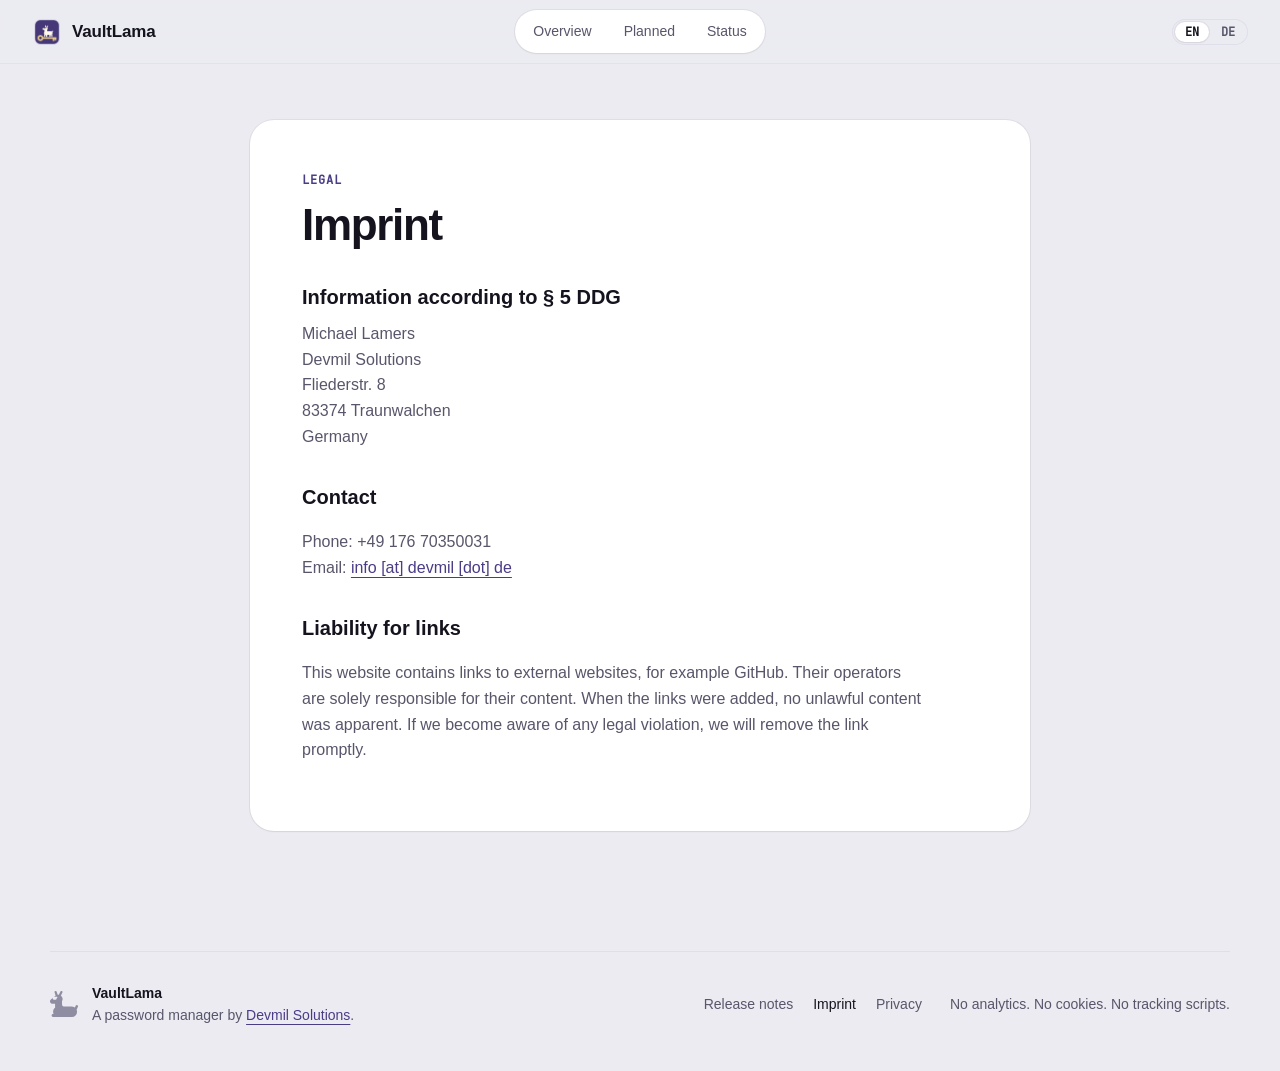
<file: webfront/imprint.html>
<!doctype html>
<html lang="en" data-page-language="en">
<head>
  <meta charset="utf-8">
  <meta name="viewport" content="width=device-width, initial-scale=1">
  <title>Imprint · VaultLama</title>
  <meta name="description" content="Imprint of the VaultLama website: Devmil Solutions, Michael Lamers.">
  <link rel="canonical" href="https://devmil.de/vaultlama/imprint.html">
  <link rel="alternate" hreflang="en" href="https://devmil.de/vaultlama/imprint.html">
  <link rel="alternate" hreflang="de" href="https://devmil.de/vaultlama/de/imprint.html">
  <meta name="theme-color" content="#ECEBF2" media="(prefers-color-scheme: light)">
  <meta name="theme-color" content="#0F0E15" media="(prefers-color-scheme: dark)">
  <link rel="icon" href="assets/brand/icon-32.png?v=6fcc15135280" sizes="32x32">
  <link rel="apple-touch-icon" href="assets/brand/apple-touch-icon.png?v=3e427e64dded">
  <link rel="stylesheet" href="style.css?v=d9036f13ef17">
  <script src="language.js?v=ff94dd695606" defer></script>
</head>
<body>
  <a class="skip-link" href="#main">Skip to content</a>
  <header class="site-header">
    <a href="index.html" class="brand" aria-label="VaultLama home"><img src="assets/brand/icon-64.png?v=4031caec8579" width="30" height="30" alt=""><span translate="no">VaultLama</span></a>
    <nav class="nav" aria-label="Primary">
      <a href="index.html#about">Overview</a>
      <a href="index.html#features">Planned</a>
      <a href="index.html#status">Status</a>
    </nav>
    <div class="header-end">
      <nav class="lang-switch" aria-label="Language">
        <a href="imprint.html" data-language="en" lang="en" hreflang="en" aria-current="page">EN</a>
        <a href="de/imprint.html" data-language="de" lang="de" hreflang="de">DE</a>
      </nav>
    </div>
  </header>
  <main id="main" class="page">
    <article class="island legal">
      <p class="eyebrow">Legal</p>
      <h1>Imprint</h1>
      <h2>Information according to § 5 DDG</h2>
      <address>Michael Lamers<br>Devmil Solutions<br>Fliederstr. 8<br>83374 Traunwalchen<br>Germany</address>
      <h2>Contact</h2>
      <p>Phone: +49 176 70350031<br>Email: <span class="contact-email" data-user="info" data-domain="devmil" data-tld="de">info [at] devmil [dot] de</span></p>
      <h2>Liability for links</h2>
      <p>This website contains links to external websites, for example GitHub. Their operators are solely responsible for their content. When the links were added, no unlawful content was apparent. If we become aware of any legal violation, we will remove the link promptly.</p>
    </article>
  </main>
  <footer class="site-footer">
    <div class="footer-brand"><span class="signature" role="img" aria-label="The Lama signature"></span><div><strong translate="no">VaultLama</strong><p>A password manager by <a href="https://devmil.de/" translate="no">Devmil Solutions</a>.</p></div></div>
    <nav aria-label="Footer"><a href="releases.html">Release notes</a><a href="imprint.html" aria-current="page">Imprint</a><a href="privacy.html">Privacy</a></nav>
    <p>No analytics. No cookies. No tracking scripts.</p>
  </footer>
</body>
</html>
</file>
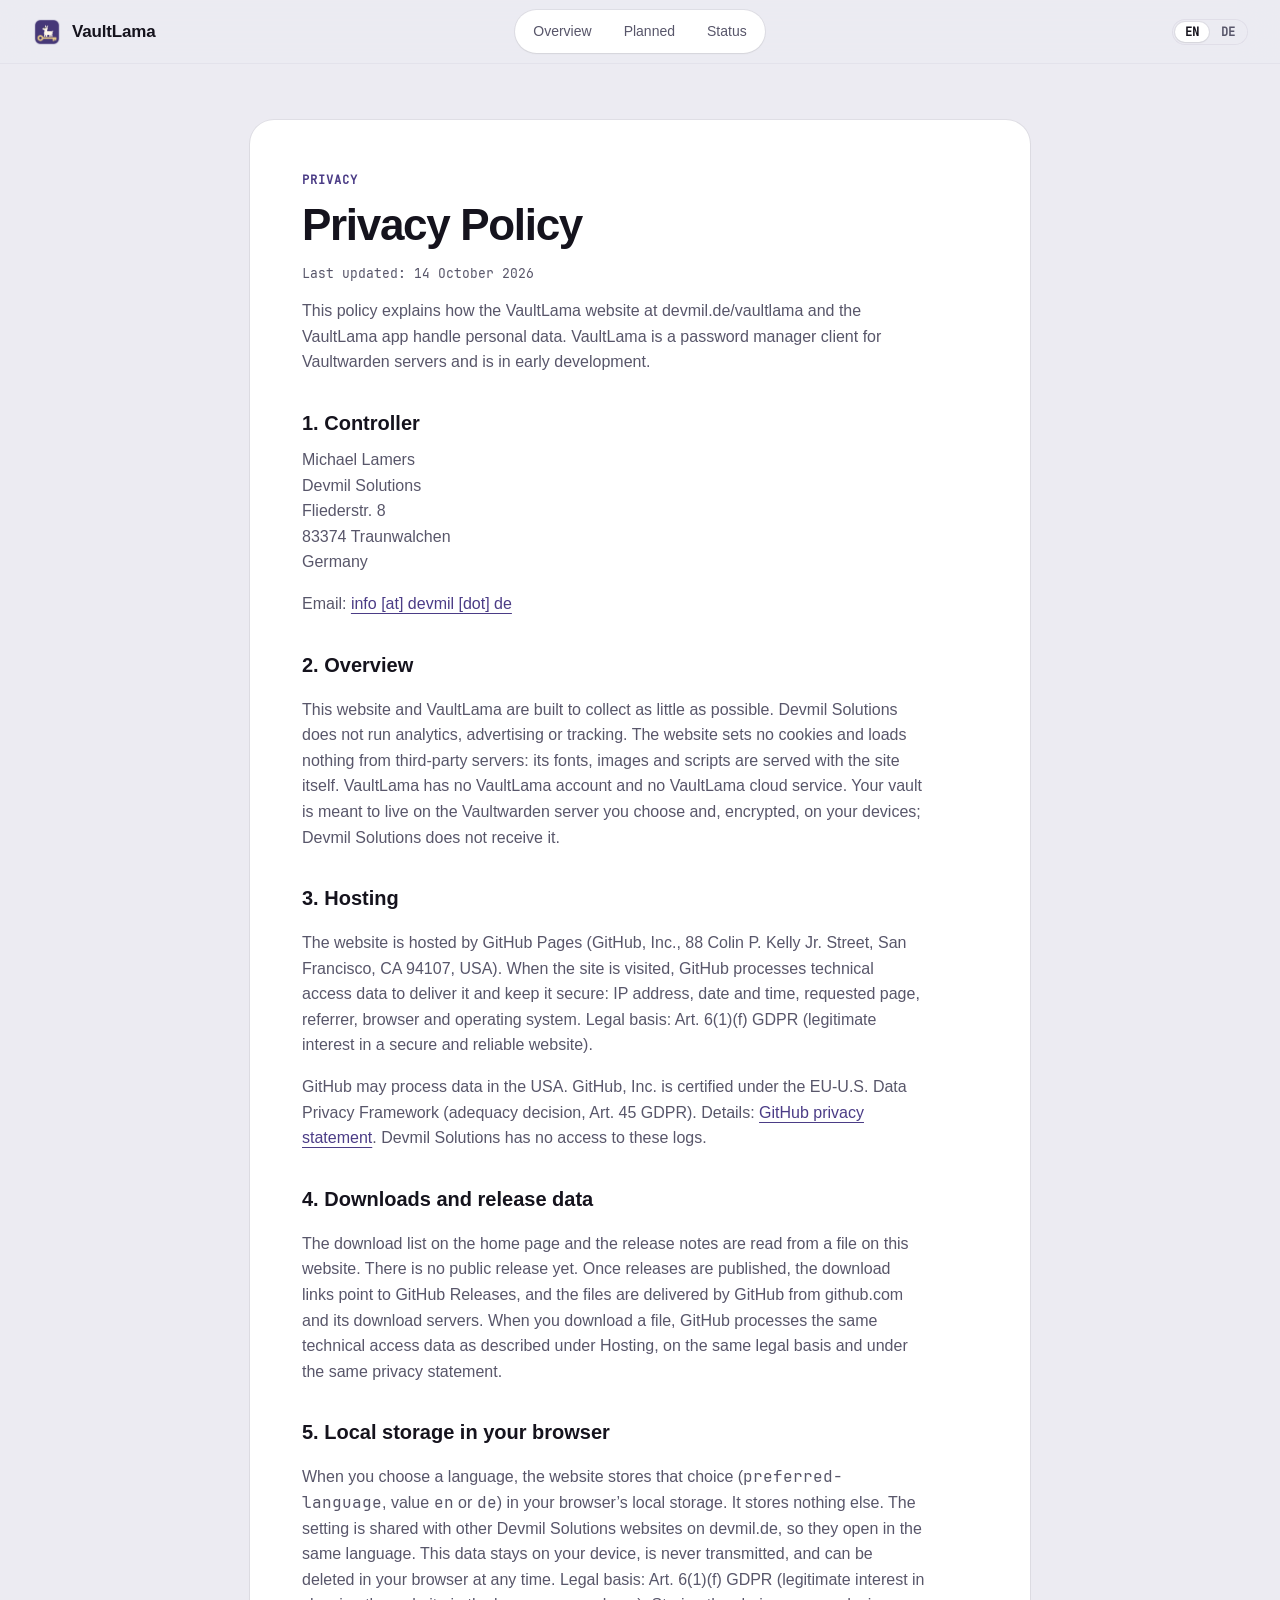
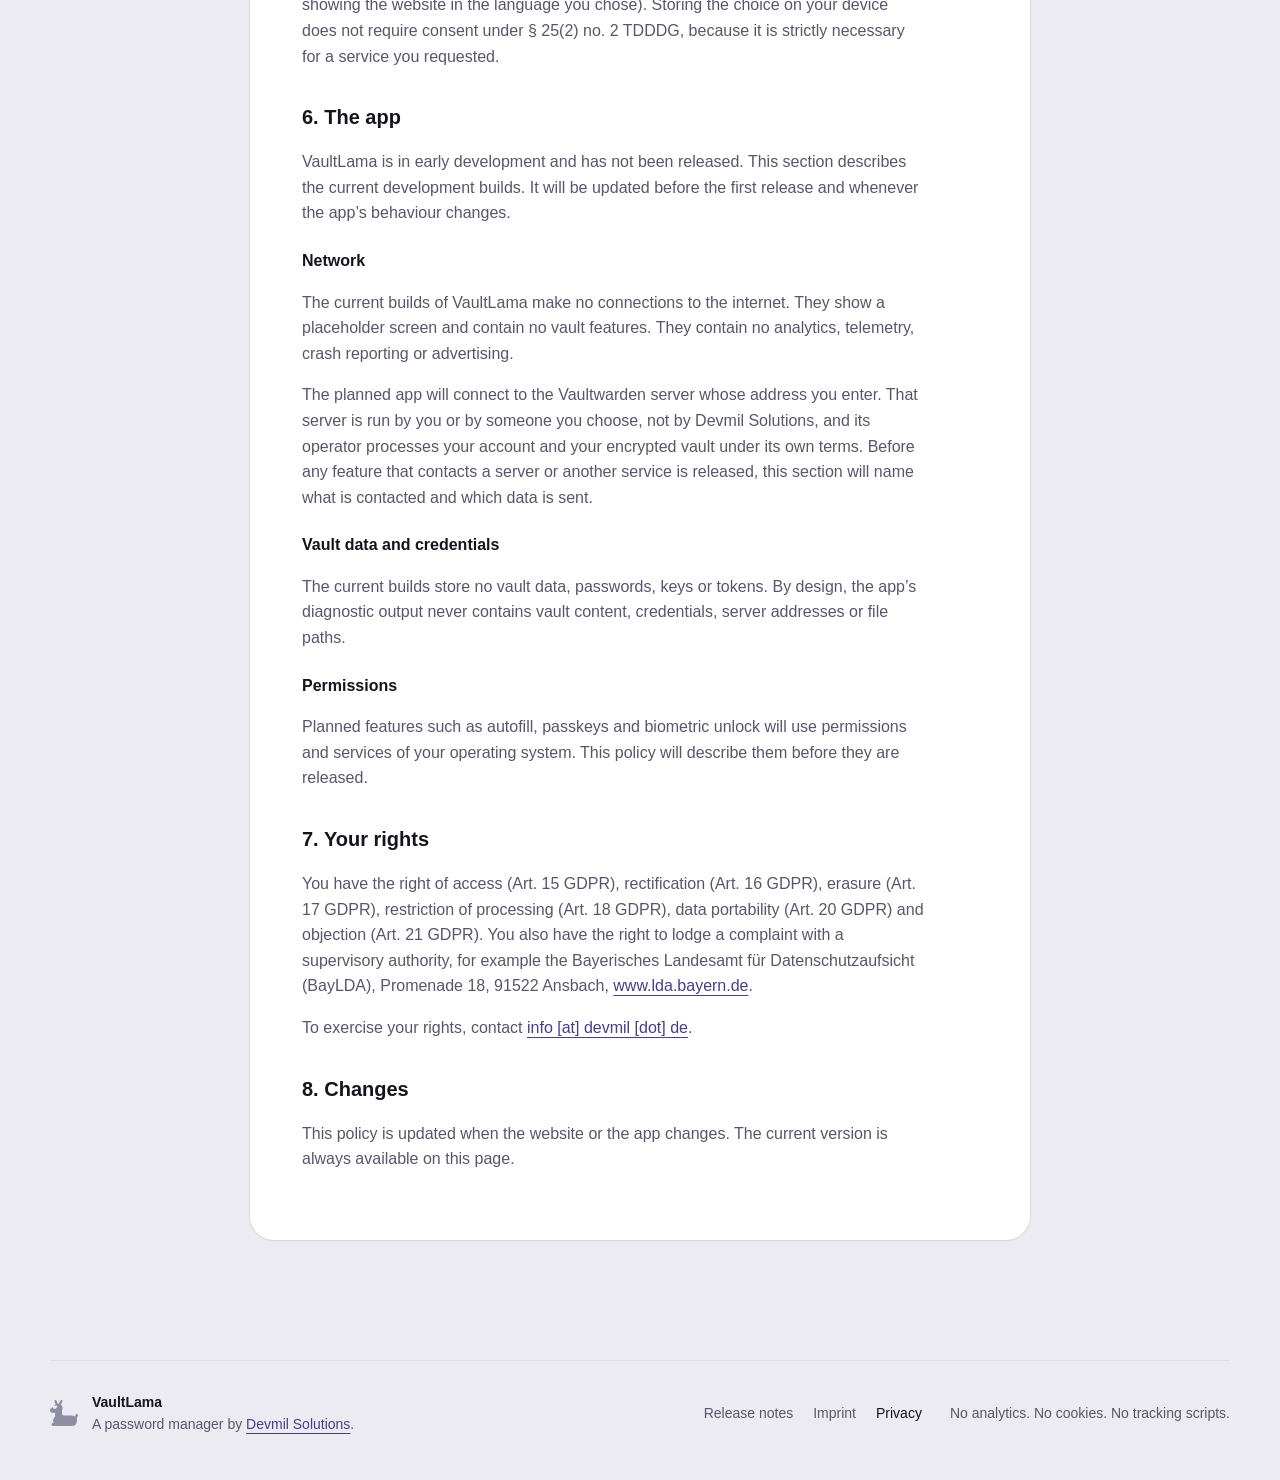
<file: webfront/privacy.html>
<!doctype html>
<html lang="en" data-page-language="en">
<head>
  <meta charset="utf-8">
  <meta name="viewport" content="width=device-width, initial-scale=1">
  <title>Privacy Policy · VaultLama</title>
  <meta name="description" content="How the VaultLama website and app handle your data.">
  <link rel="canonical" href="https://devmil.de/vaultlama/privacy.html">
  <link rel="alternate" hreflang="en" href="https://devmil.de/vaultlama/privacy.html">
  <link rel="alternate" hreflang="de" href="https://devmil.de/vaultlama/de/privacy.html">
  <meta name="theme-color" content="#ECEBF2" media="(prefers-color-scheme: light)">
  <meta name="theme-color" content="#0F0E15" media="(prefers-color-scheme: dark)">
  <link rel="icon" href="assets/brand/icon-32.png?v=6fcc15135280" sizes="32x32">
  <link rel="apple-touch-icon" href="assets/brand/apple-touch-icon.png?v=3e427e64dded">
  <link rel="stylesheet" href="style.css?v=d9036f13ef17">
  <script src="language.js?v=ff94dd695606" defer></script>
</head>
<body>
  <a class="skip-link" href="#main">Skip to content</a>
  <header class="site-header">
    <a href="index.html" class="brand" aria-label="VaultLama home"><img src="assets/brand/icon-64.png?v=4031caec8579" width="30" height="30" alt=""><span translate="no">VaultLama</span></a>
    <nav class="nav" aria-label="Primary">
      <a href="index.html#about">Overview</a>
      <a href="index.html#features">Planned</a>
      <a href="index.html#status">Status</a>
    </nav>
    <div class="header-end">
      <nav class="lang-switch" aria-label="Language">
        <a href="privacy.html" data-language="en" lang="en" hreflang="en" aria-current="page">EN</a>
        <a href="de/privacy.html" data-language="de" lang="de" hreflang="de">DE</a>
      </nav>
    </div>
  </header>
  <main id="main" class="page">
    <article class="island legal">
      <p class="eyebrow">Privacy</p>
      <h1>Privacy Policy</h1>
      <p class="updated">Last updated: 14 October 2026</p>
      <p>This policy explains how the VaultLama website at devmil.de/vaultlama and the VaultLama app handle personal data. VaultLama is a password manager client for Vaultwarden servers and is in early development.</p>

      <h2>1. Controller</h2>
      <address>Michael Lamers<br>Devmil Solutions<br>Fliederstr. 8<br>83374 Traunwalchen<br>Germany</address>
      <p>Email: <span class="contact-email" data-user="info" data-domain="devmil" data-tld="de">info [at] devmil [dot] de</span></p>

      <h2>2. Overview</h2>
      <p>This website and VaultLama are built to collect as little as possible. Devmil Solutions does not run analytics, advertising or tracking. The website sets no cookies and loads nothing from third-party servers: its fonts, images and scripts are served with the site itself. VaultLama has no VaultLama account and no VaultLama cloud service. Your vault is meant to live on the Vaultwarden server you choose and, encrypted, on your devices; Devmil Solutions does not receive it.</p>

      <h2>3. Hosting</h2>
      <p>The website is hosted by GitHub Pages (GitHub, Inc., 88 Colin P. Kelly Jr. Street, San Francisco, CA 94107, USA). When the site is visited, GitHub processes technical access data to deliver it and keep it secure: IP address, date and time, requested page, referrer, browser and operating system. Legal basis: Art. 6(1)(f) GDPR (legitimate interest in a secure and reliable website).</p>
      <p>GitHub may process data in the USA. GitHub, Inc. is certified under the EU-U.S. Data Privacy Framework (adequacy decision, Art. 45 GDPR). Details: <a href="https://docs.github.com/en/site-policy/privacy-policies/github-general-privacy-statement">GitHub privacy statement</a>. Devmil Solutions has no access to these logs.</p>

      <h2>4. Downloads and release data</h2>
      <p>The download list on the home page and the release notes are read from a file on this website. There is no public release yet. Once releases are published, the download links point to GitHub Releases, and the files are delivered by GitHub from github.com and its download servers. When you download a file, GitHub processes the same technical access data as described under Hosting, on the same legal basis and under the same privacy statement.</p>

      <h2>5. Local storage in your browser</h2>
      <p>When you choose a language, the website stores that choice (<code>preferred-language</code>, value <code>en</code> or <code>de</code>) in your browser’s local storage. It stores nothing else. The setting is shared with other Devmil Solutions websites on devmil.de, so they open in the same language. This data stays on your device, is never transmitted, and can be deleted in your browser at any time. Legal basis: Art. 6(1)(f) GDPR (legitimate interest in showing the website in the language you chose). Storing the choice on your device does not require consent under § 25(2) no. 2 TDDDG, because it is strictly necessary for a service you requested.</p>

      <h2>6. The app</h2>
      <p>VaultLama is in early development and has not been released. This section describes the current development builds. It will be updated before the first release and whenever the app’s behaviour changes.</p>
      <h3>Network</h3>
      <p>The current builds of VaultLama make no connections to the internet. They show a placeholder screen and contain no vault features. They contain no analytics, telemetry, crash reporting or advertising.</p>
      <p>The planned app will connect to the Vaultwarden server whose address you enter. That server is run by you or by someone you choose, not by Devmil Solutions, and its operator processes your account and your encrypted vault under its own terms. Before any feature that contacts a server or another service is released, this section will name what is contacted and which data is sent.</p>
      <h3>Vault data and credentials</h3>
      <p>The current builds store no vault data, passwords, keys or tokens. By design, the app’s diagnostic output never contains vault content, credentials, server addresses or file paths.</p>
      <h3>Permissions</h3>
      <p>Planned features such as autofill, passkeys and biometric unlock will use permissions and services of your operating system. This policy will describe them before they are released.</p>

      <h2>7. Your rights</h2>
      <p>You have the right of access (Art. 15 GDPR), rectification (Art. 16 GDPR), erasure (Art. 17 GDPR), restriction of processing (Art. 18 GDPR), data portability (Art. 20 GDPR) and objection (Art. 21 GDPR). You also have the right to lodge a complaint with a supervisory authority, for example the Bayerisches Landesamt für Datenschutzaufsicht (BayLDA), Promenade 18, 91522 Ansbach, <a href="https://www.lda.bayern.de">www.lda.bayern.de</a>.</p>
      <p>To exercise your rights, contact <span class="contact-email" data-user="info" data-domain="devmil" data-tld="de">info [at] devmil [dot] de</span>.</p>

      <h2>8. Changes</h2>
      <p>This policy is updated when the website or the app changes. The current version is always available on this page.</p>
    </article>
  </main>
  <footer class="site-footer">
    <div class="footer-brand"><span class="signature" role="img" aria-label="The Lama signature"></span><div><strong translate="no">VaultLama</strong><p>A password manager by <a href="https://devmil.de/" translate="no">Devmil Solutions</a>.</p></div></div>
    <nav aria-label="Footer"><a href="releases.html">Release notes</a><a href="imprint.html">Imprint</a><a href="privacy.html" aria-current="page">Privacy</a></nav>
    <p>No analytics. No cookies. No tracking scripts.</p>
  </footer>
</body>
</html>
</file>
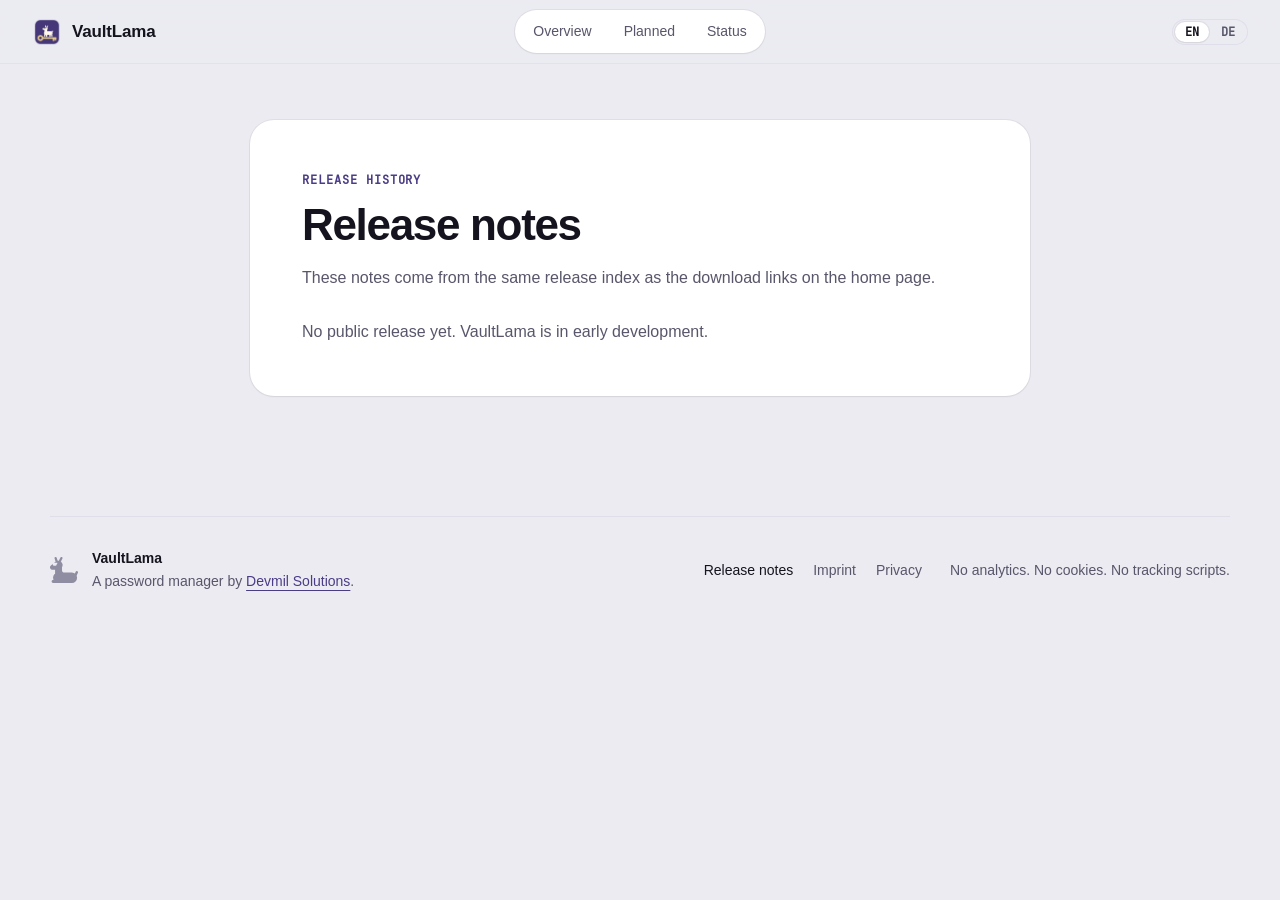
<file: webfront/releases.html>
<!doctype html>
<html lang="en">
<head>
  <meta charset="utf-8">
  <meta name="viewport" content="width=device-width, initial-scale=1">
  <title data-de="Versionshinweise · VaultLama">Release notes · VaultLama</title>
  <meta name="description" content="VaultLama release notes." data-de-content="Versionshinweise zu VaultLama.">
  <link rel="canonical" href="https://devmil.de/vaultlama/releases.html">
  <meta name="theme-color" content="#ECEBF2" media="(prefers-color-scheme: light)">
  <meta name="theme-color" content="#0F0E15" media="(prefers-color-scheme: dark)">
  <link rel="icon" href="assets/brand/icon-32.png?v=6fcc15135280" sizes="32x32">
  <link rel="apple-touch-icon" href="assets/brand/apple-touch-icon.png?v=3e427e64dded">
  <link rel="stylesheet" href="style.css?v=d9036f13ef17">
  <script>document.documentElement.classList.add("js")</script>
  <script src="language.js?v=ff94dd695606" defer></script>
  <script src="releases.js?v=ac72d6f0a076" defer></script>
</head>
<body>
  <a class="skip-link" href="#main" data-de="Zum Inhalt springen">Skip to content</a>
  <header class="site-header">
    <a href="index.html" class="brand" aria-label="VaultLama home" data-de-aria-label="VaultLama-Startseite"><img src="assets/brand/icon-64.png?v=4031caec8579" width="30" height="30" alt=""><span translate="no">VaultLama</span></a>
    <nav class="nav" aria-label="Primary" data-de-aria-label="Hauptnavigation">
      <a href="index.html#about" data-de="Überblick">Overview</a>
      <a href="index.html#features" data-de="Geplant">Planned</a>
      <a href="index.html#status" data-de="Stand">Status</a>
    </nav>
    <div class="header-end">
      <div class="lang-switch" role="group" aria-label="Language" data-de-aria-label="Sprache">
        <button type="button" data-language="en" lang="en" aria-pressed="true">EN</button>
        <button type="button" data-language="de" lang="de" aria-pressed="false">DE</button>
      </div>
    </div>
  </header>
  <main id="main" class="page">
    <div class="island">
      <p class="eyebrow" data-de="Versionsgeschichte">Release history</p>
      <h1 data-de="Versionshinweise">Release notes</h1>
      <p data-de="Diese Hinweise stammen aus demselben Versionsindex wie die Download-Links auf der Startseite.">These notes come from the same release index as the download links on the home page.</p>
      <div id="release-list" class="release-list" role="status" aria-live="polite" data-de="Noch keine öffentliche Version. VaultLama ist in früher Entwicklung.">No public release yet. VaultLama is in early development.</div>
    </div>
  </main>
  <footer class="site-footer">
    <div class="footer-brand"><span class="signature" role="img" aria-label="The Lama signature" data-de-aria-label="Die Lama-Signatur"></span><div><strong translate="no">VaultLama</strong><p><span data-de="Ein Passwortmanager von">A password manager by</span> <a href="https://devmil.de/" translate="no">Devmil Solutions</a>.</p></div></div>
    <nav aria-label="Footer" data-de-aria-label="Fußzeile"><a href="releases.html" aria-current="page" data-de="Versionshinweise">Release notes</a><a href="imprint.html" data-de-href="de/imprint.html" data-de="Impressum">Imprint</a><a href="privacy.html" data-de-href="de/privacy.html" data-de="Datenschutz">Privacy</a></nav>
    <p data-de="Keine Analysedienste. Keine Cookies. Keine Tracking-Skripte.">No analytics. No cookies. No tracking scripts.</p>
  </footer>
</body>
</html>
</file>
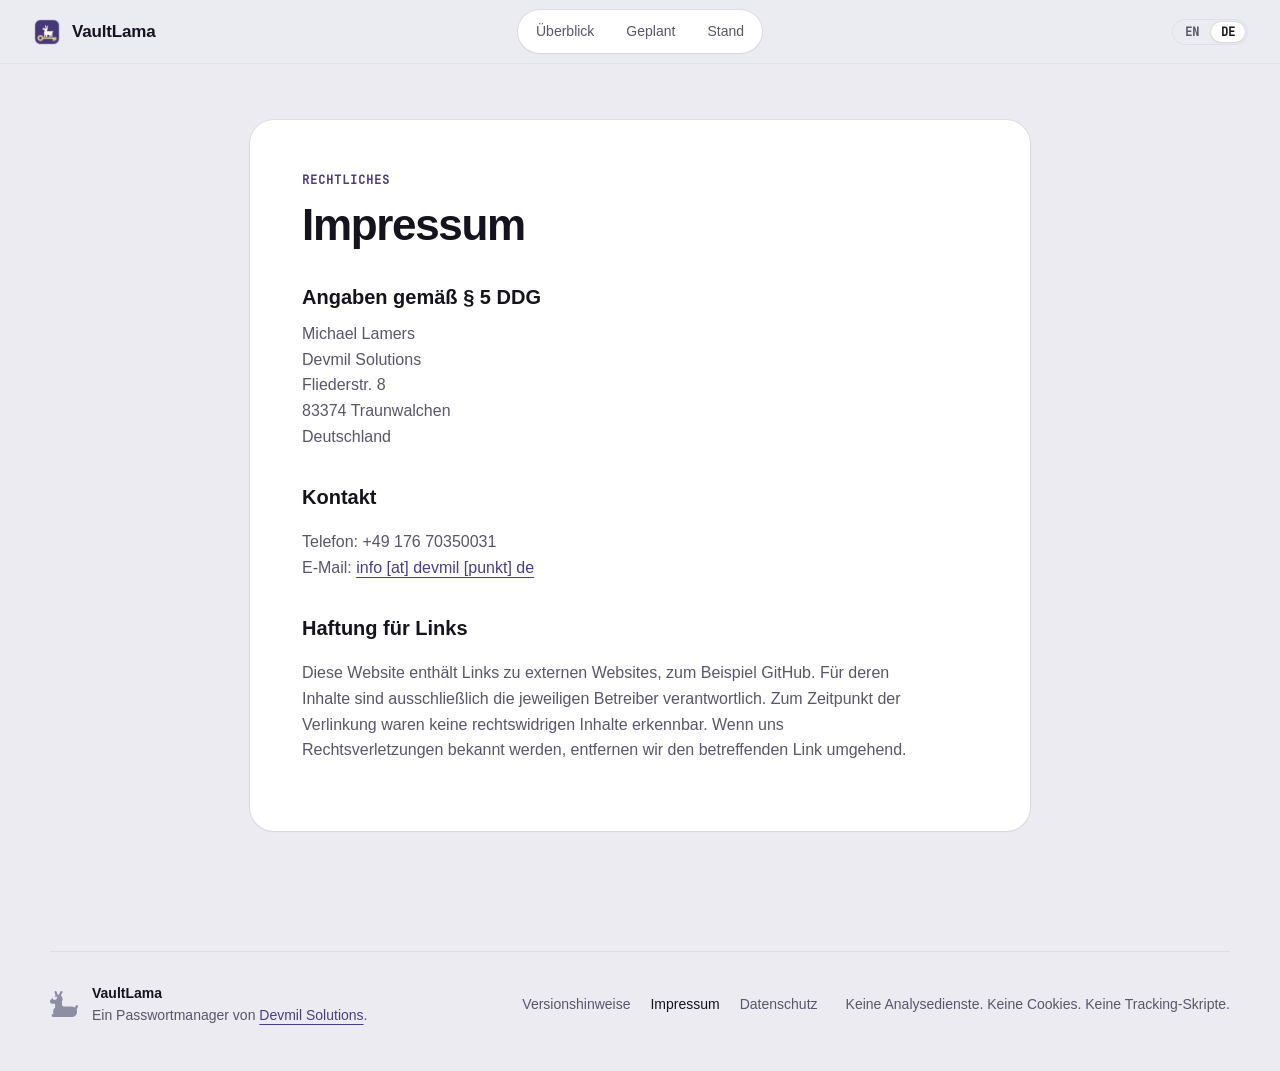
<file: webfront/de/imprint.html>
<!doctype html>
<html lang="de" data-page-language="de">
<head>
  <meta charset="utf-8">
  <meta name="viewport" content="width=device-width, initial-scale=1">
  <title>Impressum · VaultLama</title>
  <meta name="description" content="Impressum der VaultLama-Website: Devmil Solutions, Michael Lamers.">
  <link rel="canonical" href="https://devmil.de/vaultlama/de/imprint.html">
  <link rel="alternate" hreflang="en" href="https://devmil.de/vaultlama/imprint.html">
  <link rel="alternate" hreflang="de" href="https://devmil.de/vaultlama/de/imprint.html">
  <meta name="theme-color" content="#ECEBF2" media="(prefers-color-scheme: light)">
  <meta name="theme-color" content="#0F0E15" media="(prefers-color-scheme: dark)">
  <link rel="icon" href="../assets/brand/icon-32.png?v=6fcc15135280" sizes="32x32">
  <link rel="apple-touch-icon" href="../assets/brand/apple-touch-icon.png?v=3e427e64dded">
  <link rel="stylesheet" href="../style.css?v=d9036f13ef17">
  <script src="../language.js?v=ff94dd695606" defer></script>
</head>
<body>
  <a class="skip-link" href="#main">Zum Inhalt springen</a>
  <header class="site-header">
    <a href="../index.html" class="brand" aria-label="VaultLama-Startseite"><img src="../assets/brand/icon-64.png?v=4031caec8579" width="30" height="30" alt=""><span translate="no">VaultLama</span></a>
    <nav class="nav" aria-label="Hauptnavigation">
      <a href="../index.html#about">Überblick</a>
      <a href="../index.html#features">Geplant</a>
      <a href="../index.html#status">Stand</a>
    </nav>
    <div class="header-end">
      <nav class="lang-switch" aria-label="Sprache">
        <a href="../imprint.html" data-language="en" lang="en" hreflang="en">EN</a>
        <a href="imprint.html" data-language="de" lang="de" hreflang="de" aria-current="page">DE</a>
      </nav>
    </div>
  </header>
  <main id="main" class="page">
    <article class="island legal">
      <p class="eyebrow">Rechtliches</p>
      <h1>Impressum</h1>
      <h2>Angaben gemäß §&nbsp;5 DDG</h2>
      <address>Michael Lamers<br>Devmil Solutions<br>Fliederstr. 8<br>83374 Traunwalchen<br>Deutschland</address>
      <h2>Kontakt</h2>
      <p>Telefon: +49 176 70350031<br>E-Mail: <span class="contact-email" data-user="info" data-domain="devmil" data-tld="de">info [at] devmil [punkt] de</span></p>
      <h2>Haftung für Links</h2>
      <p>Diese Website enthält Links zu externen Websites, zum Beispiel GitHub. Für deren Inhalte sind ausschließlich die jeweiligen Betreiber verantwortlich. Zum Zeitpunkt der Verlinkung waren keine rechtswidrigen Inhalte erkennbar. Wenn uns Rechtsverletzungen bekannt werden, entfernen wir den betreffenden Link umgehend.</p>
    </article>
  </main>
  <footer class="site-footer">
    <div class="footer-brand"><span class="signature" role="img" aria-label="Die Lama-Signatur"></span><div><strong translate="no">VaultLama</strong><p>Ein Passwortmanager von <a href="https://devmil.de/" translate="no">Devmil Solutions</a>.</p></div></div>
    <nav aria-label="Fußzeile"><a href="../releases.html">Versionshinweise</a><a href="imprint.html" aria-current="page">Impressum</a><a href="privacy.html">Datenschutz</a></nav>
    <p>Keine Analysedienste. Keine Cookies. Keine Tracking-Skripte.</p>
  </footer>
</body>
</html>
</file>
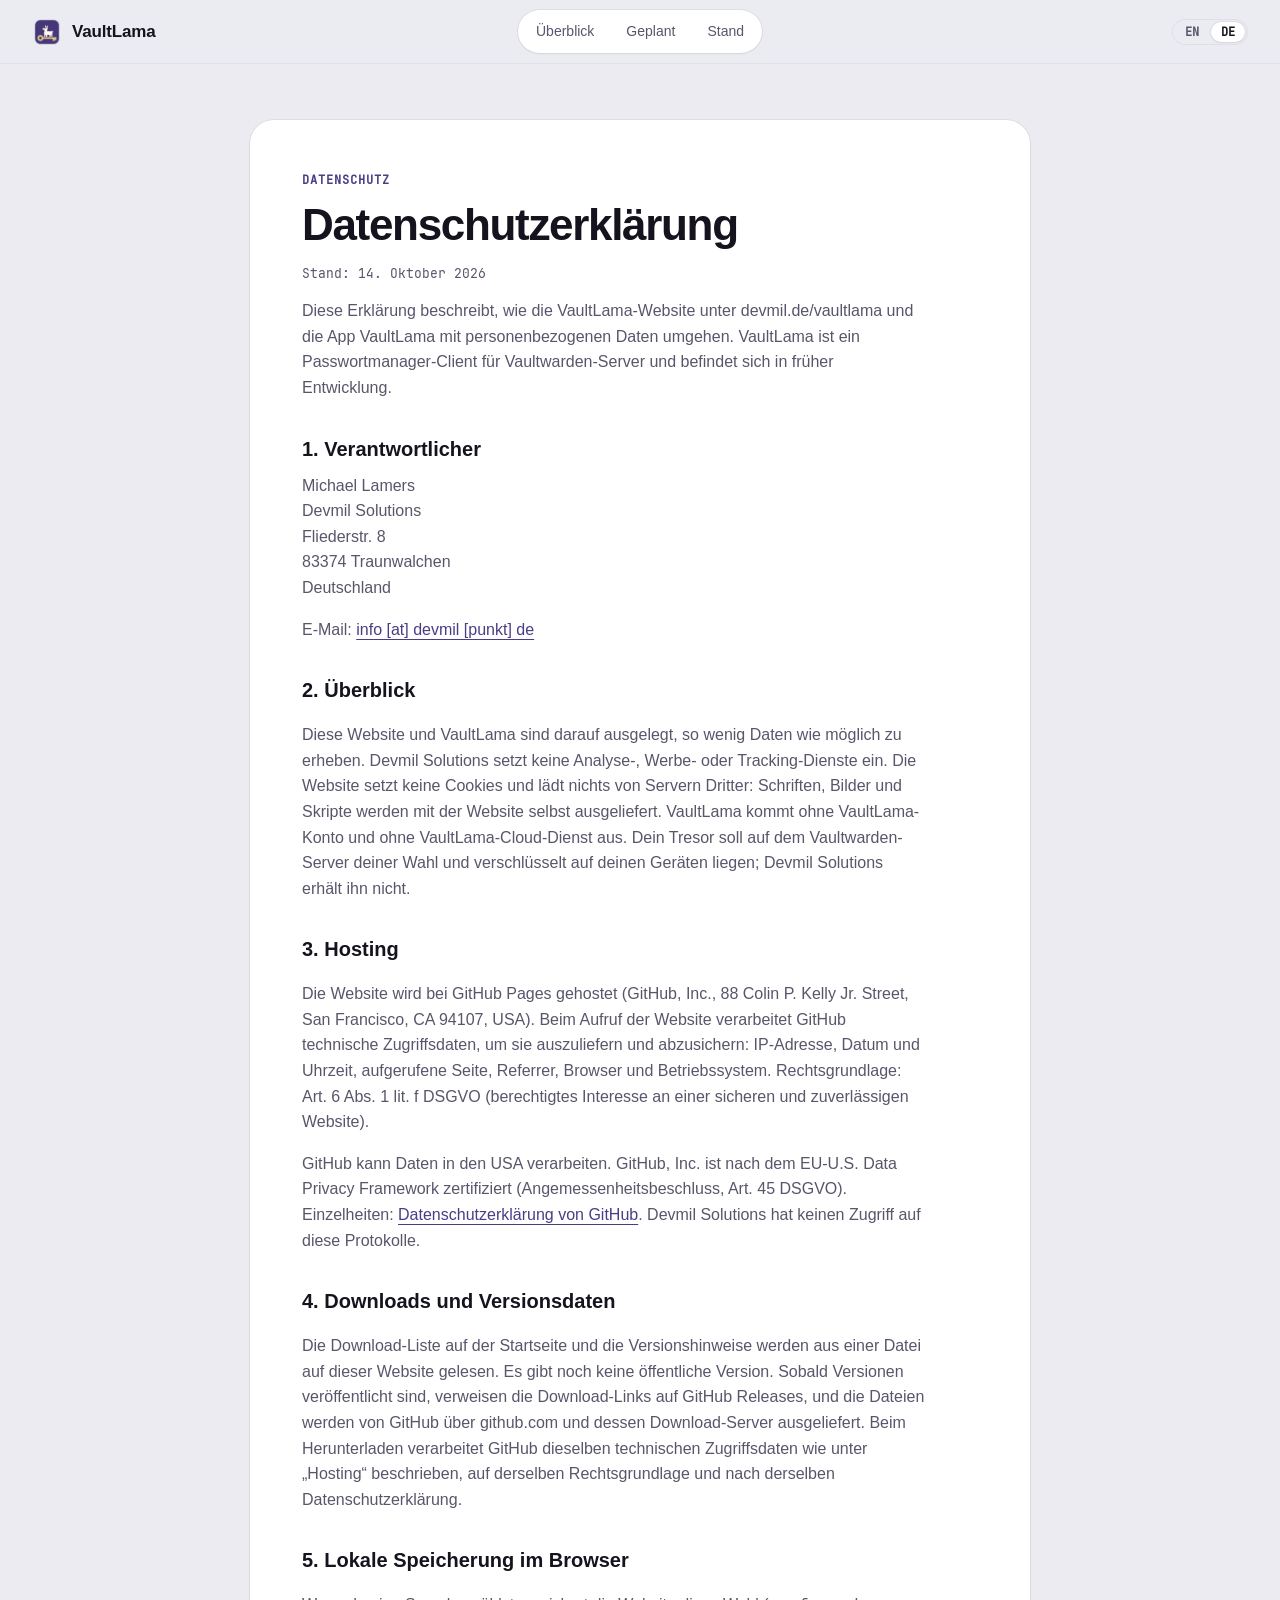
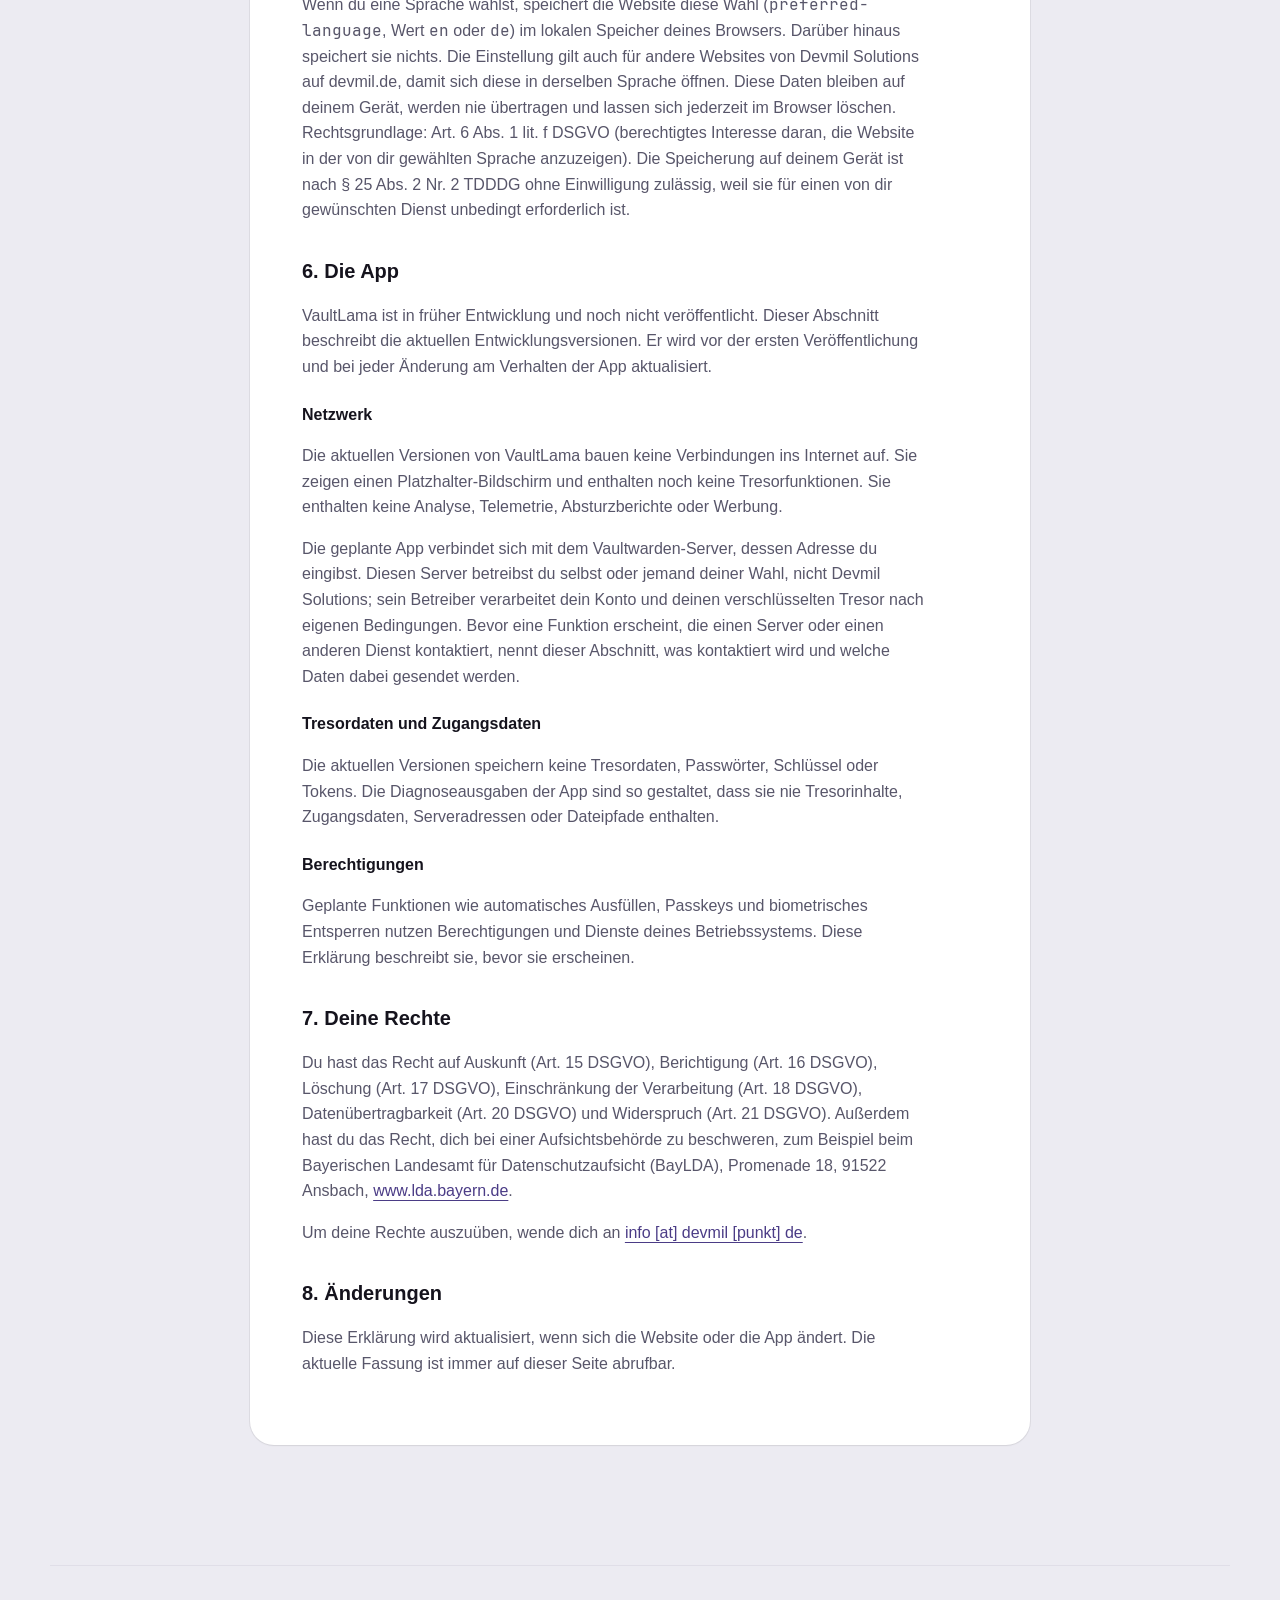
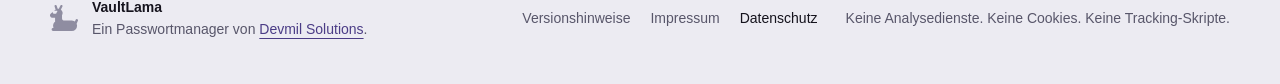
<file: webfront/de/privacy.html>
<!doctype html>
<html lang="de" data-page-language="de">
<head>
  <meta charset="utf-8">
  <meta name="viewport" content="width=device-width, initial-scale=1">
  <title>Datenschutzerklärung · VaultLama</title>
  <meta name="description" content="Wie die VaultLama-Website und die App mit deinen Daten umgehen.">
  <link rel="canonical" href="https://devmil.de/vaultlama/de/privacy.html">
  <link rel="alternate" hreflang="en" href="https://devmil.de/vaultlama/privacy.html">
  <link rel="alternate" hreflang="de" href="https://devmil.de/vaultlama/de/privacy.html">
  <meta name="theme-color" content="#ECEBF2" media="(prefers-color-scheme: light)">
  <meta name="theme-color" content="#0F0E15" media="(prefers-color-scheme: dark)">
  <link rel="icon" href="../assets/brand/icon-32.png?v=6fcc15135280" sizes="32x32">
  <link rel="apple-touch-icon" href="../assets/brand/apple-touch-icon.png?v=3e427e64dded">
  <link rel="stylesheet" href="../style.css?v=d9036f13ef17">
  <script src="../language.js?v=ff94dd695606" defer></script>
</head>
<body>
  <a class="skip-link" href="#main">Zum Inhalt springen</a>
  <header class="site-header">
    <a href="../index.html" class="brand" aria-label="VaultLama-Startseite"><img src="../assets/brand/icon-64.png?v=4031caec8579" width="30" height="30" alt=""><span translate="no">VaultLama</span></a>
    <nav class="nav" aria-label="Hauptnavigation">
      <a href="../index.html#about">Überblick</a>
      <a href="../index.html#features">Geplant</a>
      <a href="../index.html#status">Stand</a>
    </nav>
    <div class="header-end">
      <nav class="lang-switch" aria-label="Sprache">
        <a href="../privacy.html" data-language="en" lang="en" hreflang="en">EN</a>
        <a href="privacy.html" data-language="de" lang="de" hreflang="de" aria-current="page">DE</a>
      </nav>
    </div>
  </header>
  <main id="main" class="page">
    <article class="island legal">
      <p class="eyebrow">Datenschutz</p>
      <h1>Datenschutz&shy;erklärung</h1>
      <p class="updated">Stand: 14.&nbsp;Oktober 2026</p>
      <p>Diese Erklärung beschreibt, wie die VaultLama-Website unter devmil.de/vaultlama und die App VaultLama mit personenbezogenen Daten umgehen. VaultLama ist ein Passwortmanager-Client für Vaultwarden-Server und befindet sich in früher Entwicklung.</p>

      <h2>1. Verantwortlicher</h2>
      <address>Michael Lamers<br>Devmil Solutions<br>Fliederstr. 8<br>83374 Traunwalchen<br>Deutschland</address>
      <p>E-Mail: <span class="contact-email" data-user="info" data-domain="devmil" data-tld="de">info [at] devmil [punkt] de</span></p>

      <h2>2. Überblick</h2>
      <p>Diese Website und VaultLama sind darauf ausgelegt, so wenig Daten wie möglich zu erheben. Devmil Solutions setzt keine Analyse-, Werbe- oder Tracking-Dienste ein. Die Website setzt keine Cookies und lädt nichts von Servern Dritter: Schriften, Bilder und Skripte werden mit der Website selbst ausgeliefert. VaultLama kommt ohne VaultLama-Konto und ohne VaultLama-Cloud-Dienst aus. Dein Tresor soll auf dem Vaultwarden-Server deiner Wahl und verschlüsselt auf deinen Geräten liegen; Devmil Solutions erhält ihn nicht.</p>

      <h2>3. Hosting</h2>
      <p>Die Website wird bei GitHub Pages gehostet (GitHub, Inc., 88 Colin P. Kelly Jr. Street, San Francisco, CA 94107, USA). Beim Aufruf der Website verarbeitet GitHub technische Zugriffsdaten, um sie auszuliefern und abzusichern: IP-Adresse, Datum und Uhrzeit, aufgerufene Seite, Referrer, Browser und Betriebssystem. Rechtsgrundlage: Art.&nbsp;6 Abs.&nbsp;1 lit.&nbsp;f DSGVO (berechtigtes Interesse an einer sicheren und zuverlässigen Website).</p>
      <p>GitHub kann Daten in den USA verarbeiten. GitHub, Inc. ist nach dem EU-U.S. Data Privacy Framework zertifiziert (Angemessenheitsbeschluss, Art.&nbsp;45 DSGVO). Einzelheiten: <a href="https://docs.github.com/en/site-policy/privacy-policies/github-general-privacy-statement">Datenschutzerklärung von GitHub</a>. Devmil Solutions hat keinen Zugriff auf diese Protokolle.</p>

      <h2>4. Downloads und Versionsdaten</h2>
      <p>Die Download-Liste auf der Startseite und die Versionshinweise werden aus einer Datei auf dieser Website gelesen. Es gibt noch keine öffentliche Version. Sobald Versionen veröffentlicht sind, verweisen die Download-Links auf GitHub Releases, und die Dateien werden von GitHub über github.com und dessen Download-Server ausgeliefert. Beim Herunterladen verarbeitet GitHub dieselben technischen Zugriffsdaten wie unter „Hosting“ beschrieben, auf derselben Rechtsgrundlage und nach derselben Datenschutzerklärung.</p>

      <h2>5. Lokale Speicherung im Browser</h2>
      <p>Wenn du eine Sprache wählst, speichert die Website diese Wahl (<code>preferred-language</code>, Wert <code>en</code> oder <code>de</code>) im lokalen Speicher deines Browsers. Darüber hinaus speichert sie nichts. Die Einstellung gilt auch für andere Websites von Devmil Solutions auf devmil.de, damit sich diese in derselben Sprache öffnen. Diese Daten bleiben auf deinem Gerät, werden nie übertragen und lassen sich jederzeit im Browser löschen. Rechtsgrundlage: Art.&nbsp;6 Abs.&nbsp;1 lit.&nbsp;f DSGVO (berechtigtes Interesse daran, die Website in der von dir gewählten Sprache anzuzeigen). Die Speicherung auf deinem Gerät ist nach §&nbsp;25 Abs.&nbsp;2 Nr.&nbsp;2 TDDDG ohne Einwilligung zulässig, weil sie für einen von dir gewünschten Dienst unbedingt erforderlich ist.</p>

      <h2>6. Die App</h2>
      <p>VaultLama ist in früher Entwicklung und noch nicht veröffentlicht. Dieser Abschnitt beschreibt die aktuellen Entwicklungsversionen. Er wird vor der ersten Veröffentlichung und bei jeder Änderung am Verhalten der App aktualisiert.</p>
      <h3>Netzwerk</h3>
      <p>Die aktuellen Versionen von VaultLama bauen keine Verbindungen ins Internet auf. Sie zeigen einen Platzhalter-Bildschirm und enthalten noch keine Tresorfunktionen. Sie enthalten keine Analyse, Telemetrie, Absturzberichte oder Werbung.</p>
      <p>Die geplante App verbindet sich mit dem Vaultwarden-Server, dessen Adresse du eingibst. Diesen Server betreibst du selbst oder jemand deiner Wahl, nicht Devmil Solutions; sein Betreiber verarbeitet dein Konto und deinen verschlüsselten Tresor nach eigenen Bedingungen. Bevor eine Funktion erscheint, die einen Server oder einen anderen Dienst kontaktiert, nennt dieser Abschnitt, was kontaktiert wird und welche Daten dabei gesendet werden.</p>
      <h3>Tresordaten und Zugangsdaten</h3>
      <p>Die aktuellen Versionen speichern keine Tresordaten, Passwörter, Schlüssel oder Tokens. Die Diagnoseausgaben der App sind so gestaltet, dass sie nie Tresorinhalte, Zugangsdaten, Serveradressen oder Dateipfade enthalten.</p>
      <h3>Berechtigungen</h3>
      <p>Geplante Funktionen wie automatisches Ausfüllen, Passkeys und biometrisches Entsperren nutzen Berechtigungen und Dienste deines Betriebssystems. Diese Erklärung beschreibt sie, bevor sie erscheinen.</p>

      <h2>7. Deine Rechte</h2>
      <p>Du hast das Recht auf Auskunft (Art.&nbsp;15 DSGVO), Berichtigung (Art.&nbsp;16 DSGVO), Löschung (Art.&nbsp;17 DSGVO), Einschränkung der Verarbeitung (Art.&nbsp;18 DSGVO), Datenübertragbarkeit (Art.&nbsp;20 DSGVO) und Widerspruch (Art.&nbsp;21 DSGVO). Außerdem hast du das Recht, dich bei einer Aufsichtsbehörde zu beschweren, zum Beispiel beim Bayerischen Landesamt für Datenschutzaufsicht (BayLDA), Promenade 18, 91522 Ansbach, <a href="https://www.lda.bayern.de">www.lda.bayern.de</a>.</p>
      <p>Um deine Rechte auszuüben, wende dich an <span class="contact-email" data-user="info" data-domain="devmil" data-tld="de">info [at] devmil [punkt] de</span>.</p>

      <h2>8. Änderungen</h2>
      <p>Diese Erklärung wird aktualisiert, wenn sich die Website oder die App ändert. Die aktuelle Fassung ist immer auf dieser Seite abrufbar.</p>
    </article>
  </main>
  <footer class="site-footer">
    <div class="footer-brand"><span class="signature" role="img" aria-label="Die Lama-Signatur"></span><div><strong translate="no">VaultLama</strong><p>Ein Passwortmanager von <a href="https://devmil.de/" translate="no">Devmil Solutions</a>.</p></div></div>
    <nav aria-label="Fußzeile"><a href="../releases.html">Versionshinweise</a><a href="imprint.html">Impressum</a><a href="privacy.html" aria-current="page">Datenschutz</a></nav>
    <p>Keine Analysedienste. Keine Cookies. Keine Tracking-Skripte.</p>
  </footer>
</body>
</html>
</file>
<file: webfront/style.css>
/* VaultLama website. Midnight islands on a cool ground, one midnight-violet
   accent for intent, and the pale-brass key of the app icon. Colours, radii
   and faces are the vaultlama brand of meridian_ui
   (docs/design-system/tokens/vaultlama.brand.json). The ivory Lama only sits
   on the brand ground (hero stage, privacy and status islands); the footer
   carries the single-ink signature. Danger, warning and attention are not
   used for decoration. */

@font-face {
  font-family: "JetBrains Mono";
  src: url("assets/fonts/JetBrainsMono-Regular.woff2?v=5090862b5603") format("woff2");
  font-weight: 400; font-style: normal; font-display: swap;
}

:root {
  color-scheme: light dark;
  --ground: #ECEBF2;
  --pane: #FFFFFF;
  --pane-alt: #F7F6FB;
  --pane-hover: #F0EFF6;
  --ink: #15131D;
  --ink-muted: #58566A;
  --ink-faint: #8F8DA1;
  --line: #E0DEE8;
  --line-strong: #CAC8D6;
  --accent: #463878;
  --on-accent: #FFFFFF;
  --accent-soft: #ECE8F8;
  --accent-ink: #4B3C86;
  --focus: #5A47A8;
  --brand: #231B3F;
  --brand-deep: #140F27;
  --brand-ink: #F4F2FA;
  --brand-muted: #CEC6E8;
  --brand-accent: #D6C3FA;
  --brand-accent-ink: #DCCDFB;
  --brand-line: rgba(244, 242, 250, 0.16);
  --brass: #F2D48A;
  --veil-fill: rgba(14, 10, 28, 0.62);
  --veil-edge: rgba(255, 255, 255, 0.12);
  --shadow-pane: 0 0 0 1px rgba(21, 19, 29, 0.06), 0 1px 2px rgba(21, 19, 29, 0.05);
  --shadow-float: 0 0 0 1px rgba(21, 19, 29, 0.08), 0 20px 48px -16px rgba(21, 19, 29, 0.28);
  --radius-xs: 4px;
  --radius-sm: 7px;
  --radius-md: 10px;
  --radius-lg: 14px;
  --radius-xl: 20px;
  --radius-island: 28px;
  --radius-pill: 999px;
  --font-sans: -apple-system, BlinkMacSystemFont, "SF Pro Text", "Segoe UI Variable Text", "Segoe UI", Roboto, Cantarell, "Noto Sans", sans-serif;
  --font-display: -apple-system, BlinkMacSystemFont, "SF Pro Display", "Segoe UI Variable Display", "Segoe UI", Roboto, Cantarell, "Noto Sans", sans-serif;
  --font-mono: "JetBrains Mono", ui-monospace, "SF Mono", Menlo, Consolas, monospace;
  --max: 1180px;
  --gutter: 32px;
  --header: 64px;
  --ease: cubic-bezier(0.2, 0, 0, 1);
}

@media (prefers-color-scheme: dark) {
  :root {
    --ground: #0F0E15;
    --pane: #17151F;
    --pane-alt: #13121A;
    --pane-hover: #22202C;
    --ink: #EDECF4;
    --ink-muted: #A5A3B6;
    --ink-faint: #67657B;
    --line: #27252F;
    --line-strong: #35333F;
    --accent: #D6C3FA;
    --on-accent: #170F2B;
    --accent-soft: #2C2446;
    --accent-ink: #DCCDFB;
    --focus: #DCCDFB;
    --brand: #31285A;
    --brand-deep: #1A1433;
    --shadow-pane: 0 0 0 1px rgba(255, 255, 255, 0.05), 0 1px 2px rgba(0, 0, 0, 0.4);
    --shadow-float: 0 0 0 1px rgba(255, 255, 255, 0.07), 0 20px 48px -16px rgba(0, 0, 0, 0.75);
  }
}

* { box-sizing: border-box; }
[hidden] { display: none !important; }
html { scroll-behavior: smooth; scroll-padding-top: calc(var(--header) + 16px); }
body {
  margin: 0;
  background: var(--ground);
  color: var(--ink);
  font: 16px/1.6 var(--font-sans);
  -webkit-font-smoothing: antialiased;
  overflow-x: clip;
}
img { max-width: 100%; }
p { color: var(--ink-muted); }
a { color: var(--accent-ink); text-underline-offset: 4px; }
a:hover { text-decoration-thickness: 2px; }
button { font: inherit; color: inherit; }
h1, h2, h3, h4 { font-family: var(--font-display); color: var(--ink); overflow-wrap: break-word; hyphens: auto; }
a:focus-visible, button:focus-visible, summary:focus-visible, [tabindex]:focus-visible {
  outline: 2px solid var(--focus);
  outline-offset: 2px;
}
code, .mono, pre { font-family: var(--font-mono); font-variant-numeric: tabular-nums; font-variant-ligatures: none; }
.visually-hidden {
  position: absolute !important; width: 1px; height: 1px; overflow: hidden;
  clip: rect(0 0 0 0); clip-path: inset(50%); white-space: nowrap;
}
.skip-link {
  position: absolute; left: 16px; top: -48px; z-index: 100;
  padding: 8px 14px; border-radius: var(--radius-md);
  background: var(--accent); color: var(--on-accent); text-decoration: none;
}
.skip-link:focus { top: 12px; }

/* Icons are Lucide SVGs painted as masks, so they take currentColor. */
.icon {
  display: inline-block; flex: none; width: 1.15em; height: 1.15em;
  background: currentColor;
  -webkit-mask: var(--icon) center / contain no-repeat;
  mask: var(--icon) center / contain no-repeat;
}

.wrap { width: min(100% - 2 * var(--gutter), var(--max)); margin-inline: auto; }
.eyebrow {
  margin: 0 0 12px; color: var(--accent-ink);
  font: 600 12px/1.4 var(--font-mono); letter-spacing: 0.08em; text-transform: uppercase;
}

/* Buttons */
.button {
  display: inline-flex; align-items: center; justify-content: center; gap: 9px;
  min-height: 44px; padding: 0 20px; border: 0; border-radius: var(--radius-pill);
  font-weight: 600; font-size: 15px; text-decoration: none; cursor: pointer;
  transition: background-color 160ms var(--ease), transform 160ms var(--ease);
}
.button:active { transform: translateY(1px); }
.button.primary { background: var(--brand-accent); color: #170F2B; }
.button.primary:hover { background: #E3D6FC; }
.button.ghost { color: var(--brand-ink); box-shadow: inset 0 0 0 1px var(--brand-line); }
.button.ghost:hover { background: rgba(255, 255, 255, 0.07); }
.button.outline { color: var(--ink); box-shadow: inset 0 0 0 1px var(--line-strong); }
.button.outline:hover { background: var(--pane-hover); }

/* Header */
.site-header {
  position: sticky; top: 0; z-index: 40;
  display: grid; grid-template-columns: 1fr auto 1fr; align-items: center; gap: 16px;
  height: var(--header); padding: 0 max(var(--gutter), calc((100% - 1320px) / 2));
  background: color-mix(in srgb, var(--ground) 80%, transparent);
  -webkit-backdrop-filter: blur(18px) saturate(1.4); backdrop-filter: blur(18px) saturate(1.4);
  border-bottom: 1px solid color-mix(in srgb, var(--line) 70%, transparent);
}
.brand { display: inline-flex; align-items: center; gap: 10px; color: var(--ink); font-weight: 700; font-size: 17px; text-decoration: none; letter-spacing: -0.01em; }
.brand img { border-radius: 8px; }
.nav { display: flex; gap: 4px; padding: 4px; border-radius: var(--radius-pill); background: var(--pane); box-shadow: var(--shadow-pane); }
.nav a { padding: 6px 14px; border-radius: var(--radius-pill); color: var(--ink-muted); font-size: 14px; font-weight: 500; text-decoration: none; white-space: nowrap; }
.nav a:hover { color: var(--ink); background: var(--pane-hover); }
.header-end { grid-column: -2; justify-self: end; display: flex; align-items: center; gap: 10px; min-width: 0; }
.header-release {
  display: inline-flex; align-items: center; gap: 8px; min-width: 0;
  padding: 6px 12px; border-radius: var(--radius-pill);
  color: var(--ink-muted); font: 500 12.5px/1 var(--font-mono); text-decoration: none; white-space: nowrap;
  box-shadow: inset 0 0 0 1px var(--line);
}
/* The language switch: buttons on pages that translate in place, links
   to the counterpart on the legal pages. Buttons need JavaScript. */
.lang-switch { display: inline-flex; flex: none; gap: 2px; padding: 3px; border-radius: var(--radius-pill); box-shadow: inset 0 0 0 1px var(--line); }
html:not(.js) .lang-switch:has(button) { display: none; }
.lang-switch a, .lang-switch button {
  min-width: 34px; padding: 4px 8px; border: 0; border-radius: var(--radius-pill);
  background: none; color: var(--ink-muted); font: 600 12px/1 var(--font-mono); letter-spacing: 0.04em;
  text-align: center; text-decoration: none; cursor: pointer;
}
.lang-switch a:hover, .lang-switch button:hover { color: var(--ink); background: var(--pane-hover); }
.lang-switch [aria-pressed="true"], .lang-switch [aria-current] { color: var(--ink); background: var(--pane); box-shadow: var(--shadow-pane); }
.pulse { flex: none; width: 7px; height: 7px; border-radius: 50%; background: var(--accent); opacity: 0.85; animation: breathe 3.2s ease-in-out infinite; }
@keyframes breathe { 50% { opacity: 0.35; } }

/* Hero stage on the brand ground. */
.hero { padding: 20px max(16px, calc((100% - 1320px) / 2)) 0; }
.stage {
  position: relative; overflow: hidden; isolation: isolate;
  display: grid; grid-template-columns: minmax(0, 1fr) minmax(0, 1.05fr); align-items: center; gap: 24px;
  min-height: min(680px, calc(100svh - var(--header) - 40px));
  padding: 72px clamp(28px, 5vw, 80px);
  border-radius: var(--radius-island);
  color: var(--brand-ink);
  background:
    radial-gradient(ellipse 55% 70% at 74% 48%, rgba(214, 195, 250, 0.22), transparent 70%),
    radial-gradient(ellipse 50% 60% at 0% 0%, rgba(70, 56, 120, 0.55), transparent 70%),
    linear-gradient(140deg, #3A2E6A 0%, var(--brand) 48%, var(--brand-deep) 100%);
  box-shadow: 0 30px 80px -40px rgba(20, 15, 39, 0.8);
}
.stage::before {
  content: ""; position: absolute; inset: 0; z-index: -1; pointer-events: none;
  background-image: radial-gradient(rgba(220, 205, 251, 0.10) 1px, transparent 1.2px);
  background-size: 22px 22px;
  -webkit-mask: radial-gradient(ellipse at 72% 50%, #000 15%, transparent 70%);
  mask: radial-gradient(ellipse at 72% 50%, #000 15%, transparent 70%);
}
.hero-copy { position: relative; min-width: 0; max-width: 560px; }
.hero-copy .eyebrow { color: var(--brand-accent-ink); }
.hero h1 {
  margin: 0 0 22px; color: var(--brand-ink);
  font-size: clamp(38px, 5vw, 68px); line-height: 1.04; letter-spacing: -0.035em; font-weight: 700;
}
.hero h1 .accent {
  background: linear-gradient(100deg, var(--brand-accent-ink) 10%, var(--brass) 105%);
  -webkit-background-clip: text; background-clip: text; color: transparent;
}
.intro { max-width: 520px; margin: 0 0 30px; color: var(--brand-muted); font-size: clamp(16px, 1.4vw, 18px); line-height: 1.6; }
.actions { display: flex; flex-wrap: wrap; gap: 12px; margin-bottom: 28px; }
.hero-facts { display: flex; flex-wrap: wrap; gap: 8px; margin: 0; padding: 0; list-style: none; }
.hero-facts li {
  display: inline-flex; align-items: center; gap: 8px;
  padding: 5px 12px; border-radius: var(--radius-pill);
  color: var(--brand-muted); font-size: 13px; box-shadow: inset 0 0 0 1px var(--brand-line);
}
.hero-facts .dot { width: 7px; height: 7px; border-radius: 50%; background: var(--brass); }

/* The scene: the Lama on its key, the key in the vault door. */
.hero-scene { position: relative; min-width: 0; justify-self: end; width: min(100%, 600px); }
.hero-scene svg { display: block; width: 100%; height: auto; overflow: visible; }
.hero-scene .floor { fill: rgba(5, 3, 14, 0.38); }
.hero-scene .key circle, .hero-scene .key path { fill: none; stroke: var(--brass); stroke-width: 8; stroke-linecap: round; stroke-linejoin: round; }
.item-chip { fill: #463878; stroke: #D6C3FA; stroke-width: 1.3; }
.item-mark { fill: #FFF8EB; stroke: none; }
.item-mark .line { fill: none; stroke: #FFF8EB; stroke-width: 1.4; stroke-linecap: round; }
.vault-body { fill: #120D24; stroke: rgba(214, 195, 250, 0.30); stroke-width: 1.5; }
.vault-slot { fill: #07050F; }
.vault-door { fill: #2A224F; stroke: rgba(214, 195, 250, 0.24); stroke-width: 1.2; transition: stroke 400ms var(--ease); }
.vault.is-locking .vault-door { stroke: rgba(242, 212, 138, 0.75); }
.vault-hinge { fill: #3A3168; }
.vault-light { fill: #6C5FA0; transition: fill 300ms var(--ease); }
.vault.is-locked .vault-light { fill: var(--brass); }
.vault-wheel { transform-box: fill-box; transform-origin: center; transition: transform 900ms cubic-bezier(0.45, 0, 0.25, 1); }
.vault-wheel circle { fill: none; stroke: #D6C3FA; stroke-width: 3; }
.vault-wheel path { fill: none; stroke: #D6C3FA; stroke-width: 2.2; stroke-linecap: round; }
.vault-wheel .hub { fill: #D6C3FA; stroke: none; }
.vault-count { fill: rgba(244, 242, 250, 0.78); font: 500 9.5px var(--font-mono); letter-spacing: 0.02em; }
.hero-lama { transform-box: fill-box; transform-origin: 50% 92%; outline: none; }
.hero-lama .pose { transition: opacity 320ms var(--ease); }
.hero-lama .hello, .hero-lama.is-hello .proud { opacity: 0; }
.hero-lama.is-hello .hello { opacity: 1; }
.hero-lama.is-hopping { animation: lama-hop 560ms var(--ease); }
@keyframes lama-hop {
  0%, 100% { transform: none; }
  20% { transform: scale(1.03, 0.96); }
  50% { transform: translateY(-9%) scale(0.98, 1.03); }
  80% { transform: scale(1.02, 0.98); }
}

/* Sections */
.section { padding: 120px 0 0; }
.section-heading { max-width: 740px; margin-bottom: 48px; }
.section-heading h2, .privacy h2, .download-stage h2, .source h2 {
  margin: 0 0 16px; font-size: clamp(30px, 4vw, 50px); line-height: 1.08; letter-spacing: -0.03em; font-weight: 700;
}
.section-heading > p:last-child { margin: 0; font-size: 18px; }

/* Cards */
.about-grid, .feature-grid { display: grid; grid-template-columns: repeat(3, minmax(0, 1fr)); gap: 16px; }
.card, .feature {
  min-width: 0; padding: 26px 26px 24px; border-radius: var(--radius-xl); background: var(--pane); box-shadow: var(--shadow-pane);
}
.card h3, .feature h3 { display: flex; flex-wrap: wrap; align-items: center; gap: 6px 10px; margin: 18px 0 8px; font-size: 18px; letter-spacing: -0.01em; }
.card p, .feature p { margin: 0; font-size: 15px; }
.feature { background: transparent; box-shadow: inset 0 0 0 1px var(--line-strong); }
.card-icon { display: grid; place-items: center; flex: none; width: 42px; height: 42px; border-radius: var(--radius-lg); background: var(--accent-soft); color: var(--accent-ink); }
.card-icon .icon { width: 21px; height: 21px; }
.feature .card-icon { background: var(--pane-hover); color: var(--ink-muted); }
.badge {
  padding: 2px 9px; border-radius: var(--radius-pill); background: var(--pane-hover); color: var(--ink-muted);
  font: 500 11.5px/1.6 var(--font-mono); letter-spacing: 0.02em; white-space: nowrap;
}
.independence { max-width: 820px; margin: 28px 0 0; font-size: 14px; }

/* Principles and evidence */
.principles { display: grid; grid-template-columns: repeat(3, minmax(0, 1fr)); gap: 32px 28px; margin: 0; padding: 0; list-style: none; }
.principle { min-width: 0; padding-top: 18px; border-top: 1px solid var(--line-strong); }
.principle h3 { margin: 12px 0 6px; font-size: 18px; letter-spacing: -0.01em; }
.principle p { margin: 0; font-size: 15px; }
.principle-number { color: var(--accent-ink); font-size: 13px; font-weight: 600; }
.evidence { margin-top: 56px; padding: clamp(24px, 4vw, 40px); border-radius: var(--radius-island); background: var(--pane); box-shadow: var(--shadow-pane); }
.evidence-head { display: flex; gap: 18px; align-items: flex-start; }
.evidence-head > div { min-width: 0; }
.evidence-head h3 { margin: 4px 0 6px; font-size: 22px; letter-spacing: -0.015em; }
.evidence-head p { margin: 0; }
.evidence-list { display: grid; grid-template-columns: repeat(2, minmax(0, 1fr)); gap: 12px 32px; margin: 26px 0 0; padding: 0; list-style: none; color: var(--ink); font-size: 15px; }
.evidence-list li { position: relative; padding-left: 26px; }
.evidence-list li::before {
  content: ""; position: absolute; left: 2px; top: 6px; width: 12px; height: 12px; border-radius: 3px;
  box-shadow: inset 0 0 0 1.5px var(--line-strong);
}
.evidence-note {
  display: flex; align-items: flex-start; gap: 10px; margin: 26px 0 0; padding: 14px 16px; border-radius: var(--radius-lg);
  background: var(--pane-alt); color: var(--ink); font-weight: 600; font-size: 15px; box-shadow: inset 0 0 0 1px var(--line);
}
.evidence-note .icon { margin-top: 3px; color: var(--ink-muted); }

/* Platforms */
.platform-grid { display: grid; grid-template-columns: repeat(4, minmax(0, 1fr)); gap: 16px; }
.platform-card { min-width: 0; padding: 22px; border-radius: var(--radius-xl); background: var(--pane); box-shadow: var(--shadow-pane); }
.platform-top { display: flex; align-items: center; justify-content: space-between; gap: 10px; color: var(--ink-muted); }
.platform-top > .icon { width: 24px; height: 24px; color: var(--ink); }
.platform-card h3 { margin: 16px 0 6px; font-size: 18px; }
.platform-card p { margin: 0; font-size: 14.5px; }

/* Privacy island on the brand ground. */
.privacy {
  position: relative; overflow: hidden;
  display: grid; grid-template-columns: minmax(0, 1.2fr) minmax(0, 1fr); gap: 40px; align-items: center;
  padding: clamp(32px, 6vw, 72px); border-radius: var(--radius-island); color: var(--brand-ink);
  background:
    radial-gradient(ellipse 60% 80% at 85% 60%, rgba(214, 195, 250, 0.20), transparent 70%),
    linear-gradient(140deg, #3A2E6A, var(--brand) 50%, var(--brand-deep));
}
.privacy-copy { min-width: 0; }
.privacy h2 { color: var(--brand-ink); }
.privacy p { color: var(--brand-muted); font-size: 17px; }
.privacy .eyebrow { color: var(--brand-accent-ink); font-size: 12px; }
.checks { display: grid; gap: 12px; margin: 26px 0 0; padding: 0; list-style: none; color: var(--brand-ink); }
.checks li { position: relative; padding-left: 32px; }
.checks li::before {
  content: ""; position: absolute; left: 0; top: 3px; width: 20px; height: 20px; border-radius: 50%;
  background: rgba(214, 195, 250, 0.20);
}
.checks li::after {
  content: ""; position: absolute; left: 4px; top: 7px; width: 12px; height: 12px; background: var(--brand-accent-ink);
  -webkit-mask: url(assets/icons/check.svg?v=3732feafac54) center / contain no-repeat; mask: url(assets/icons/check.svg?v=3732feafac54) center / contain no-repeat;
}
.privacy-art { position: relative; display: grid; justify-items: center; min-width: 0; }
.route-card {
  width: min(100%, 320px); padding: 16px 18px; border-radius: var(--radius-xl);
  background: var(--veil-fill); box-shadow: inset 0 0 0 1px var(--veil-edge), 0 18px 48px -12px rgba(0, 0, 0, 0.55);
}
.route-head { display: flex; align-items: center; gap: 10px; padding-bottom: 12px; margin-bottom: 6px; border-bottom: 1px solid var(--veil-edge); font-size: 13.5px; font-weight: 600; }
.route-head .icon { color: var(--brass); }
.route-card dl { margin: 0; }
.route-card dl div { display: flex; justify-content: space-between; gap: 12px; padding: 6px 0; font-size: 13.5px; }
.route-card dt { color: var(--brand-muted); }
.route-card dd { margin: 0; color: rgba(244, 242, 250, 0.62); font-family: var(--font-mono); font-size: 12.5px; text-align: right; overflow-wrap: anywhere; }
.route-card dd.ok { color: var(--brand-accent-ink); }
.privacy-lama { width: 150px; margin: -16px 0 -10px 44%; }

/* Status */
.download-stage {
  display: grid; grid-template-columns: auto minmax(0, 1fr); gap: clamp(20px, 4vw, 48px); align-items: center;
  margin-bottom: 18px; padding: clamp(28px, 4vw, 48px); border-radius: var(--radius-island); color: var(--brand-ink);
  background:
    radial-gradient(ellipse 40% 90% at 10% 60%, rgba(214, 195, 250, 0.22), transparent 70%),
    linear-gradient(140deg, #3A2E6A, var(--brand) 55%, var(--brand-deep));
}
.download-stage > div { min-width: 0; }
.download-stage h2 { color: var(--brand-ink); margin-bottom: 10px; }
.download-stage p { margin: 0; color: var(--brand-muted); max-width: 660px; }
.download-stage .eyebrow { color: var(--brand-accent-ink); margin-bottom: 10px; }
.download-lama img { display: block; width: clamp(88px, 11vw, 132px); height: auto; }
.release-status { margin: 0 0 14px; color: var(--ink-muted); font-size: 14px; }
.release-bar { display: flex; flex-wrap: wrap; align-items: center; gap: 12px; margin-bottom: 14px; color: var(--ink-muted); font-size: 14px; }
.chip {
  display: inline-flex; align-items: center; padding: 3px 10px; border-radius: var(--radius-pill);
  background: var(--accent-soft); color: var(--accent-ink); font: 500 12px/1.5 var(--font-mono); white-space: nowrap;
}
.chip.plain { background: var(--pane-hover); color: var(--ink-muted); }
.download-grid { display: grid; grid-template-columns: repeat(3, minmax(0, 1fr)); gap: 16px; align-items: start; margin-bottom: 16px; }
.platform { min-width: 0; padding: 18px; border-radius: var(--radius-xl); background: var(--pane); box-shadow: var(--shadow-pane); }
.platform-head { display: flex; align-items: center; gap: 14px; }
.platform-head > div { flex: 1; min-width: 0; }
.platform-head h3 { margin: 0; font-size: 17px; }
.platform-head p { margin: 0; font-size: 13px; }
.platform-mark { display: grid; place-items: center; width: 42px; height: 42px; border-radius: var(--radius-lg); background: var(--pane-hover); color: var(--ink); }
.platform-mark .icon { width: 20px; height: 20px; }
.assets { display: grid; gap: 4px; margin: 14px 0 0; padding: 0; list-style: none; }
.asset {
  position: relative; display: grid; grid-template-columns: minmax(0, 1fr) auto; gap: 4px 12px; align-items: center;
  padding: 10px 12px; border-radius: var(--radius-lg);
}
.asset:hover { background: var(--pane-alt); }
.asset-name { color: var(--ink); font-weight: 600; font-size: 14.5px; text-decoration: none; }
.asset-name::after { content: ""; position: absolute; inset: 0; border-radius: inherit; }
.asset-meta { grid-column: 1; color: var(--ink-muted); font: 12px var(--font-mono); overflow-wrap: anywhere; }
.asset-tail { grid-column: 2; grid-row: 1 / span 2; display: flex; align-items: center; gap: 8px; }
.sha {
  position: relative; z-index: 1; padding: 3px 8px; border: 0; border-radius: var(--radius-sm); cursor: pointer;
  background: var(--pane-hover); color: var(--ink-muted); font: 11px var(--font-mono);
}
.asset-get { display: grid; place-items: center; width: 30px; height: 30px; border-radius: 50%; background: var(--accent-soft); color: var(--accent-ink); }
.platform-empty { margin: 14px 0 0; padding: 12px; border-radius: var(--radius-lg); background: var(--pane-alt); font-size: 13.5px; }
.roadmap-title { margin: 44px 0 18px; font-size: 18px; letter-spacing: -0.01em; }
.roadmap { display: grid; grid-template-columns: repeat(5, minmax(0, 1fr)); gap: 14px; margin: 0; padding: 0; list-style: none; }
.milestone { min-width: 0; padding: 18px; border-radius: var(--radius-xl); background: var(--pane); box-shadow: var(--shadow-pane); }
.milestone-top { display: flex; align-items: center; justify-content: space-between; gap: 8px; }
.milestone h4 { margin: 14px 0 6px; font-size: 16px; line-height: 1.3; }
.milestone p { margin: 0; font-size: 14px; }

/* Transparency */
.source {
  display: grid; grid-template-columns: minmax(0, 1fr) auto; gap: 28px; align-items: end;
  padding: clamp(28px, 4vw, 48px); border-radius: var(--radius-island); background: var(--pane); box-shadow: var(--shadow-pane);
}
.source > div { min-width: 0; }
.source p:last-child { margin: 0; max-width: 680px; }

/* Footer */
.site-footer {
  display: grid; grid-template-columns: 1fr auto auto; align-items: center; gap: 28px;
  width: min(100% - 2 * var(--gutter), var(--max)); margin: 120px auto 0; padding: 30px 0 44px;
  border-top: 1px solid var(--line); color: var(--ink-muted); font-size: 14px;
}
.site-footer p { margin: 0; color: var(--ink-muted); }
.footer-brand { display: flex; align-items: center; gap: 14px; }
.footer-brand strong { color: var(--ink); }
.signature {
  display: block; flex: none; width: 28px; height: 28px; background: var(--ink-faint);
  -webkit-mask: url(assets/lama/lama-signature.svg?v=f42d5d84b9d9) center / contain no-repeat; mask: url(assets/lama/lama-signature.svg?v=f42d5d84b9d9) center / contain no-repeat;
}
.site-footer nav { display: flex; flex-wrap: wrap; gap: 8px 20px; }
.site-footer nav a { color: var(--ink-muted); text-decoration: none; }
.site-footer nav a:hover, .site-footer nav a[aria-current] { color: var(--ink); }

/* Secondary pages */
.page { width: min(100% - 2 * var(--gutter), 780px); margin: 56px auto 0; }
.page .island { padding: clamp(24px, 5vw, 52px); border-radius: 24px; background: var(--pane); box-shadow: var(--shadow-pane); }
.page h1 { margin: 0 0 16px; font-size: clamp(30px, 4vw, 44px); line-height: 1.1; letter-spacing: -0.03em; }
.page h2 { margin: 32px 0 8px; font-size: 20px; }
.release-list { display: grid; gap: 24px; margin-top: 28px; color: var(--ink-muted); }
.release-record { padding-top: 24px; border-top: 1px solid var(--line); }
.release-record h2 { margin: 0; }
.release-record > p { margin: 2px 0 10px; font: 12.5px var(--font-mono); color: var(--ink-muted); }
.legal p, .legal li, .legal address { max-width: 70ch; }
.legal address { font-style: normal; color: var(--ink-muted); }
.legal ul { padding-left: 22px; color: var(--ink-muted); }
.legal li + li { margin-top: 6px; }
.legal h3 { margin: 22px 0 6px; font-size: 16px; }
.legal .updated { margin-top: 0; font: 12.5px var(--font-mono); }
.legal a { overflow-wrap: anywhere; }
.formats { display: flex; flex-wrap: wrap; gap: 8px 16px; font-size: 14px; }

/* Reveal on scroll (only with JavaScript; the page reads the same without).
   The hero is never revealed, and the fixed antics layer sits on body, so
   no transformed ancestor holds either. */
.js .reveal { opacity: 0; transform: translateY(16px); transition: opacity 700ms var(--ease), transform 700ms var(--ease); transition-delay: calc(var(--i, 0) * 80ms); }
.js .reveal.in { opacity: 1; transform: none; }

@media (max-width: 1120px) {
  .nav a { padding: 6px 10px; }
  .roadmap { grid-template-columns: repeat(3, minmax(0, 1fr)); }
  .platform-grid { grid-template-columns: repeat(3, minmax(0, 1fr)); }
}
@media (max-width: 1040px) {
  .stage { grid-template-columns: minmax(0, 1fr); min-height: 0; gap: 28px; padding-top: 56px; padding-bottom: 48px; }
  .hero-scene { justify-self: center; width: min(100%, 560px); }
  .about-grid, .feature-grid { grid-template-columns: repeat(2, minmax(0, 1fr)); }
  .principles { grid-template-columns: repeat(2, minmax(0, 1fr)); }
  .download-grid { grid-template-columns: minmax(0, 1fr); }
}
@media (max-width: 880px) {
  .site-header { grid-template-columns: 1fr auto; }
  .nav { display: none; }
  .privacy { grid-template-columns: minmax(0, 1fr); }
  .evidence-list { grid-template-columns: minmax(0, 1fr); }
  .platform-grid, .roadmap { grid-template-columns: repeat(2, minmax(0, 1fr)); }
  .source { grid-template-columns: minmax(0, 1fr); align-items: start; }
  .source .button { justify-self: start; }
  .site-footer { grid-template-columns: minmax(0, 1fr); gap: 14px; }
}
@media (max-width: 600px) {
  :root { --gutter: 18px; }
  .site-header { gap: 10px; }
  .header-release { padding: 6px 10px; }
  .hero { padding: 10px 10px 0; }
  .stage { border-radius: 22px; padding: 40px 22px 32px; }
  .section { padding-top: 88px; }
  .about-grid, .feature-grid, .principles, .platform-grid, .roadmap { grid-template-columns: minmax(0, 1fr); }
  .evidence-head { flex-direction: column; gap: 12px; }
  .download-stage { grid-template-columns: minmax(0, 1fr); }
  .privacy-lama { margin-left: 30%; }
}
@media (max-width: 480px) {
  .header-release { display: none; }
}

@media (prefers-reduced-motion: reduce) {
  html { scroll-behavior: auto; }
  *, *::before, *::after { animation-duration: 1ms !important; animation-delay: 0ms !important; transition-duration: 1ms !important; }
  .js .reveal { opacity: 1; transform: none; }
  .pulse { animation: none; }
}
</file>
<file: webfront/assets/lama/lama-antics.css>
/* Lama antics (lama-antics.js). Vendored unchanged by each site from the
   brand repository (assets/web). */

.lama-antics {
  cursor: pointer;
  -webkit-tap-highlight-color: transparent;
  touch-action: manipulation;
}

/* The rig wraps the poses, and the turn inside it mirrors the Lama when it
   faces right. Both turn about a point between the Lama's feet. */
.lama-antics-rig,
.lama-antics-turn {
  transform-box: fill-box;
  transform-origin: 50% 92%;
}

div.lama-antics-rig,
div.lama-antics-turn {
  position: absolute;
  inset: 0;
}

/* Extra poses stay hidden until an antic shows one; while it does, the
   site's own proud and hello poses step aside. */
.lama-antics .antic-pose,
.lama-antics.is-posing .pose {
  opacity: 0 !important;
}

.lama-antics.is-posing .pose.is-current {
  opacity: 1 !important;
}

/* Pose swaps never leave the Lama see-through: a pose that appears fades
   in over the one it replaces, which leaves only once it is covered. */
.lama-antics .pose {
  transition: opacity 0s linear 140ms !important;
}

.lama-antics.is-posing .pose.is-current {
  transition: opacity 140ms linear !important;
}

.lama-antics-layer {
  position: fixed;
  inset: 0;
  z-index: 60;
  overflow: hidden;
  pointer-events: none;
}

/* Shapes are placed in page coordinates; the world follows the scroll. */
.lama-antics-world {
  position: absolute;
  top: 0;
  left: 0;
  width: 0;
  height: 0;
}

.lama-antics-bit {
  position: absolute;
  display: block;
  transform: translate(-50%, -50%);
  pointer-events: none;
}

.lama-antics-bit svg {
  display: block;
  width: 100%;
  height: 100%;
  overflow: visible;
}

.lama-antics-bit.is-mini {
  transform: none;
}

.lama-antics-wings {
  transform-box: fill-box;
  transform-origin: 50% 50%;
  animation: lama-antics-flap 150ms ease-in-out infinite alternate;
}

.lama-antics-bit.is-resting .lama-antics-wings {
  animation-duration: 700ms;
}

@keyframes lama-antics-flap {
  to {
    transform: scaleX(0.3);
  }
}

@media (prefers-reduced-motion: reduce) {
  .lama-antics-wings {
    animation: none;
  }
}
</file>
